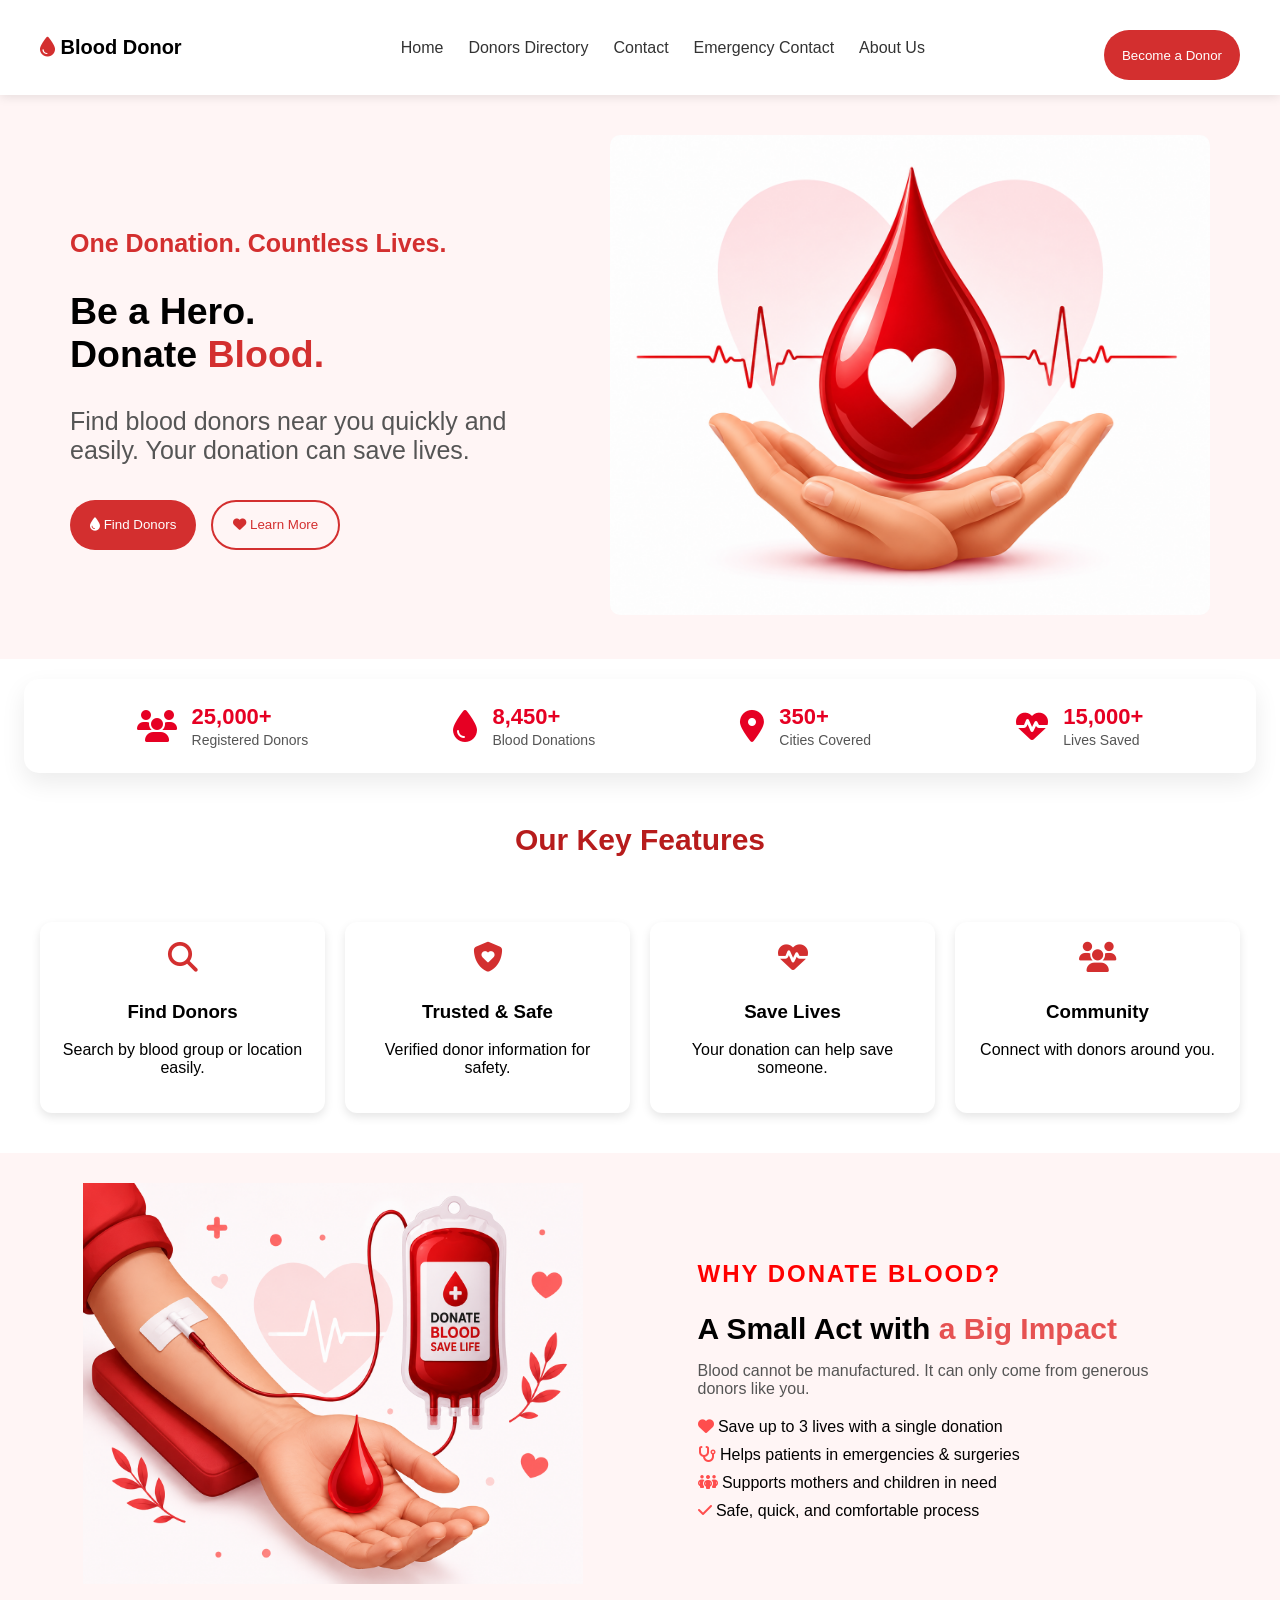
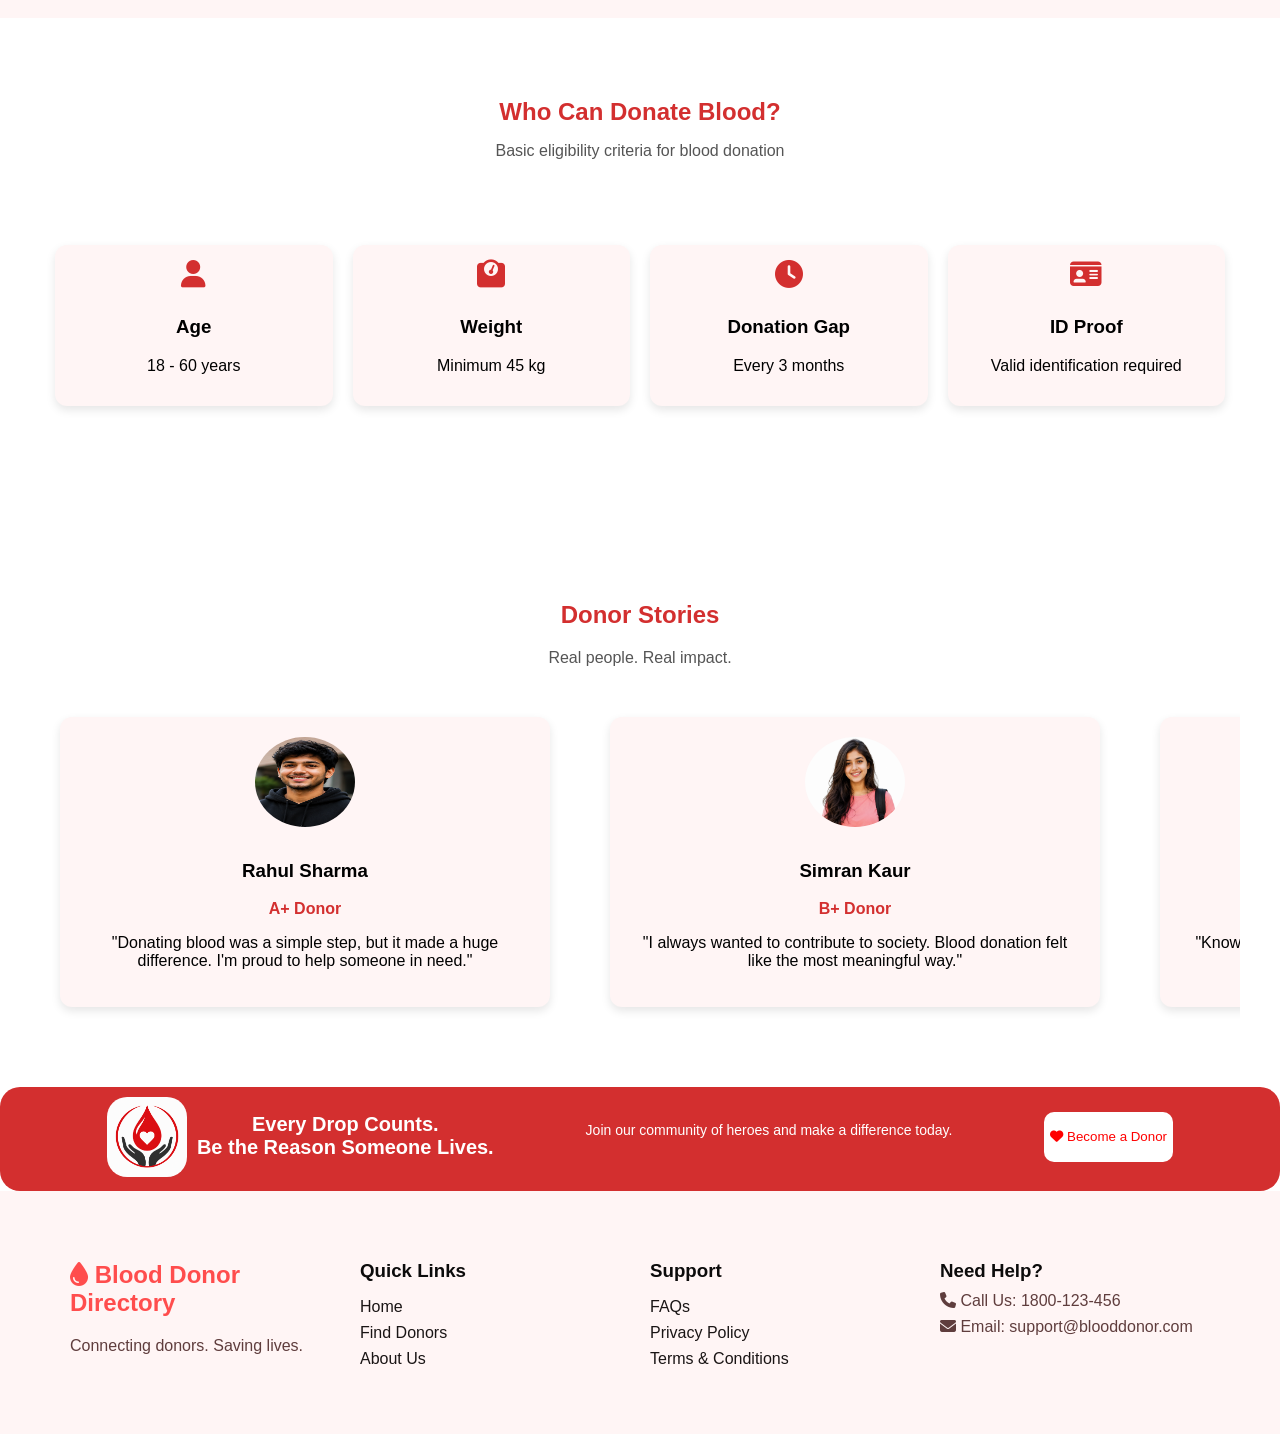
<file: index.html>
<!DOCTYPE html>
<html lang="en">
<head>
    <meta charset="UTF-8">
    <meta name="viewport" content="width=device-width, initial-scale=1.0">
    <title>Blood Donor Directory</title>
    <link rel="stylesheet" href="index.css">
    <link rel="stylesheet" href="https://cdnjs.cloudflare.com/ajax/libs/font-awesome/6.5.0/css/all.min.css">
</head>
<body>
    <header class="navbar">
  <div class="logo">
     <i class="fa-solid fa-droplet"></i>  <span>Blood Donor</span>
  </div>

  <nav>
    <ul class="nav-links">
      <li><a href="index.html">Home</a></li>
      <li><a href="Donor.html">Donors Directory</a></li>
      <li><a href="Contact.html">Contact</a></li>
      <li><a href="Emergency.html">Emergency Contact</a></li>
      <li><a href="About.html">About Us</a></li>
    </ul>
  </nav>

  <a href="Become.html"><button class="btn" >Become a Donor</button></a>
  <div class="menu-toggle" onclick="toggleMenu()" ><i class="fa-solid fa-bars"></i></div>
</header>
<section class="section1">
  <div class="div1">
    <p class="tagline">One Donation. Countless Lives.</p>

    <h1>
      Be a Hero. <br>
      Donate <span class="blood"> Blood.</span>
    </h1>

    <p class="description">
      Find blood donors near you quickly and easily. Your donation can save lives.
    </p>

    <div class="buttons">
        <a href="Donor.html">
      <button class="primary-btn" >
        <i class="fa-solid fa-droplet"></i> Find Donors
      </button></a>
      <a href="About.html" >
      <button class="secondary-btn">
        <i class="fa-solid fa-heart"></i> Learn More
      </button>
      </a>
    </div>
  </div>

  <div class="image1">
    <img src="section1.png" alt="blood">
  </div>
</section>
<section class="section2">

  <div class="register">
    <i class="fa-solid fa-users"></i>
    <div>
      <h2>25,000+</h2>
      <p>Registered Donors</p>
    </div>
  </div>

  <div class="register">
    <i class="fa-solid fa-droplet"></i>
    <div>
      <h2>8,450+</h2>
      <p>Blood Donations</p>
    </div>
  </div>

  <div class="register">
    <i class="fa-solid fa-location-dot"></i>
    <div>
      <h2>350+</h2>
      <p>Cities Covered</p>
    </div>
  </div>

  <div class="register">
    <i class="fa-solid fa-heart-pulse"></i>
    <div>
      <h2>15,000+</h2>
      <p>Lives Saved</p>
    </div>
  </div>

</section>
<section class="section3">
  <h2 class="key">Our Key Features</h2>
  <div class="cards">
  <div class="card">
    <i class="fa-solid fa-magnifying-glass"></i>
    <h3>Find Donors</h3>
    <p>Search by blood group or location easily.</p>
  </div>

  <div class="card">
    <i class="fa-solid fa-shield-heart"></i>
    <h3>Trusted & Safe</h3>
    <p>Verified donor information for safety.</p>
  </div>

  <div class="card">
    <i class="fa-solid fa-heart-pulse"></i>
    <h3>Save Lives</h3>
    <p>Your donation can help save someone.</p>
  </div>

  <div class="card">
    <i class="fa-solid fa-users"></i>
    <h3>Community</h3>
    <p>Connect with donors around you.</p>
  </div>
  </div>
</section>
<section class="section4">
  <div class="image">
    <img src="donate1.png" alt="blood donation">
  </div>
  <div class="content">

    <p class="tag">WHY DONATE BLOOD?</p>

    <h1>
      A Small Act with <span> a Big Impact</span>
    </h1>
    <p class="para">
      Blood cannot be manufactured. It can only come from generous donors like you.
    </p>
    <ul class="points">
      <li><i class="fa-solid fa-heart"></i> Save up to 3 lives with a single donation</li>
      <li><i class="fa-solid fa-stethoscope"></i> Helps patients in emergencies & surgeries</li>
      <li><i class="fa-solid fa-people-group"></i> Supports mothers and children in need</li>
      <li><i class="fa-solid fa-check"></i> Safe, quick, and comfortable process</li>
    </ul>

  </div>

</section>
<section class="eligibility">
  <h2>Who Can Donate Blood?</h2>
  <p class="sub-text">Basic eligibility criteria for blood donation</p>

  <div class="eligibility-container">
    <div class="eligibility-card">
      <i class="fa-solid fa-user"></i>
      <h3>Age</h3>
      <p>18 - 60 years</p>
    </div>

    <div class="eligibility-card">
      <i class="fa-solid fa-weight-scale"></i>
      <h3>Weight</h3>
      <p>Minimum 45 kg</p>
    </div>   
    <div class="eligibility-card">
      <i class="fa-solid fa-clock"></i>
      <h3>Donation Gap</h3>
      <p>Every 3 months</p>
    </div>

    <div class="eligibility-card">
      <i class="fa-solid fa-id-card"></i>
      <h3>ID Proof</h3>
      <p>Valid identification required</p>
    </div>
  </div>
</section>

<section class="stories">
  <h2>Donor Stories</h2>
  <p class="sub-text">Real people. Real impact.</p>

  <div class="carousel">
    <div class="carousel-track">

      <div class="story-card">
        <img src="person3.png">
        <h3>Rahul Sharma</h3>
        <p class="blood">A+ Donor</p>
        <p>"Donating blood was a simple step, but it made a huge difference. I'm proud to help someone in need."</p>
      </div>

      <div class="story-card">
        <img src="person1.png">
        <h3>Simran Kaur</h3>
        <p class="blood">B+ Donor</p>
        <p>"I always wanted to contribute to society. Blood donation felt like the most meaningful way."</p>
      </div>

      <div class="story-card">
        <img src="person5.png">
        <h3>Amit Verma</h3>
        <p class="blood">O+ Donor</p>
        <p>"Knowing that my blood can save lives gives me a sense of purpose.Helping others gives me happiness."</p>
      </div>

      <div class="story-card">
        <img src="person4.png">
        <h3>Neha Singh</h3>
        <p class="blood">AB+ Donor</p>
        <p>"Donating blood is my responsibility.Being a donor means being ready to help when someone needs it the most."</p>
      </div>
      <div class="story-card">
        <img src="person6.png">
        <h3>Rahul Verma</h3>
        <p class="blood">A+ Donor</p>
        <p>"I donated blood and saved a life.It feels great to be part of something that saves lives every day."</p>
      </div>
      <div class="story-card">
        <img src="person2.png">
        <h3>Riya Sharma</h3>
        <p class="blood">B+ Donor</p>
        <p>"Every donation reminds me that we can all make a difference together."</p>
      </div>

    </div>
  </div>
</section>
<section class="section5">
<div class="donor-card">
  <div class="first">
  <div class="image4">
    <img src="blood.png" alt="image">
  </div>

  <h2>
    Every Drop Counts.<br>
    Be the Reason Someone Lives.
  </h2>
</div>
  <p>
    Join our community of heroes and make a difference today.
  </p>
  <a href="Become.html"><button><i class="fa-solid fa-heart"></i> Become a Donor</button></a>  

</div>
</section>

<footer class="footer">
  <div class="footer-col">
    <h2><i class="fa-solid fa-droplet"></i> Blood Donor Directory</h2>
    <p>Connecting donors. Saving lives.</p>
  </div>
  <div class="footer-col">
    <h3>Quick Links</h3>
    <ul>
      <li><a href="index.html">Home</a></li>
      <li><a href="Donor.html">Find Donors</a></li>
      <li><a href="About.html">About Us</a></li>
    </ul>
  </div>
  <div class="footer-col">
    <h3>Support</h3>
    <ul>
      <li><a href="#">FAQs</a></li>
      <li><a href="#">Privacy Policy</a></li>
      <li><a href="#">Terms & Conditions</a></li>
    </ul>
  </div>
  <div class="footer-col">
    <h3>Need Help?</h3>
    <p><i class="fa-solid fa-phone"></i> Call Us: 1800-123-456</p>
    <p><i class="fa-solid fa-envelope"></i> Email: support@blooddonor.com</p>
  </div>
</footer>
<link rel="stylesheet" href="https://cdnjs.cloudflare.com/ajax/libs/font-awesome/6.5.0/css/all.min.css">
   <script src="index.js"></script>
</body>
</html>
</file>
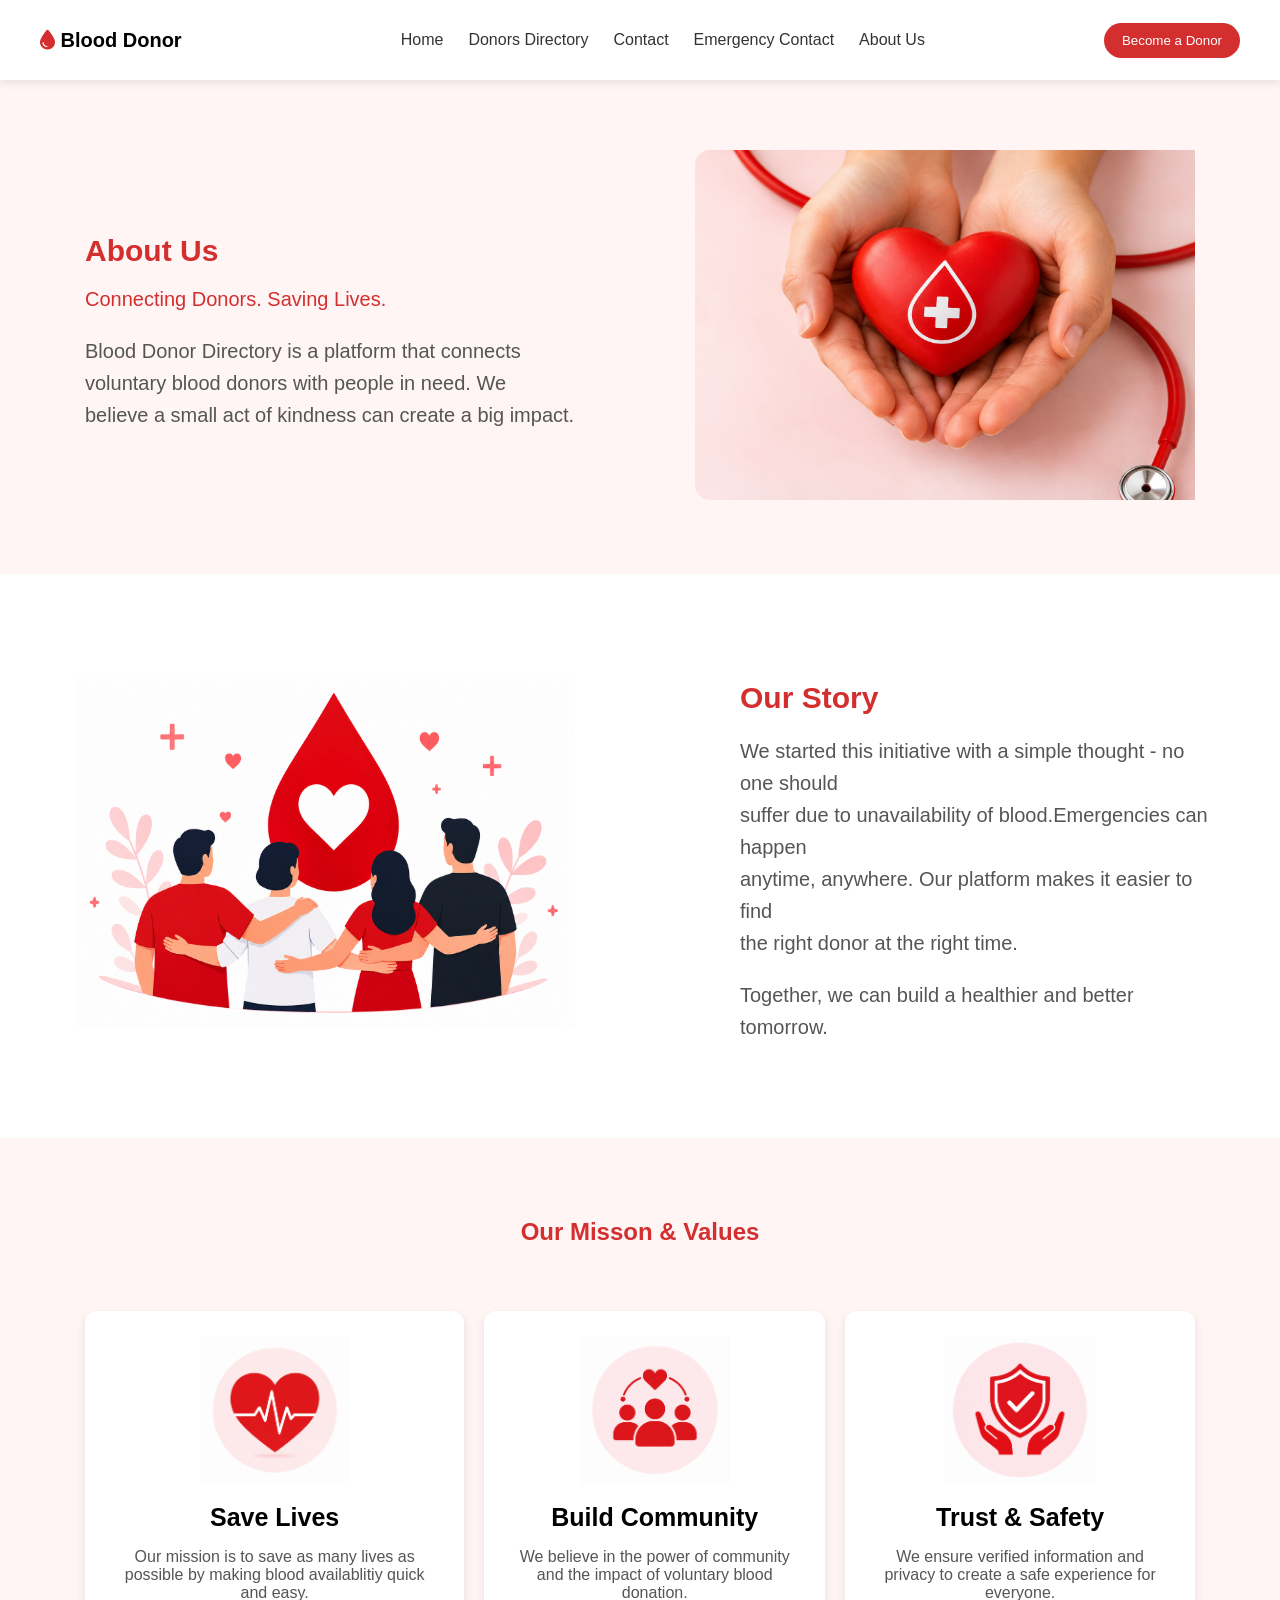
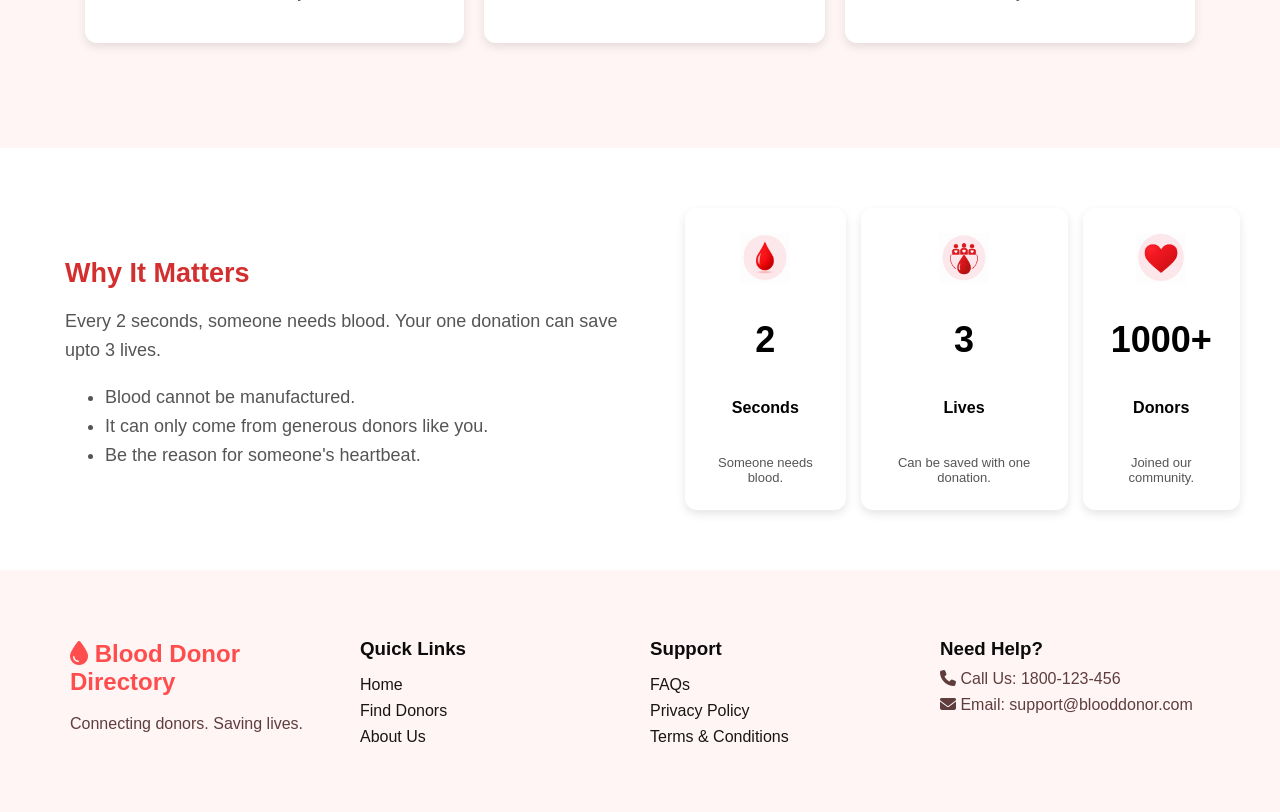
<file: About.html>
<!DOCTYPE html>
<html lang="en">
<head>
    <meta charset="UTF-8">
    <meta name="viewport" content="width=device-width, initial-scale=1.0">
    <title>About Us</title>
    <link rel="stylesheet" href="About.css">
    <link rel="stylesheet" href="https://cdnjs.cloudflare.com/ajax/libs/font-awesome/6.5.0/css/all.min.css">
</head>
<body>
    <header class="navbar">
  <div class="logo">
     <i class="fa-solid fa-droplet"></i>  <span>Blood Donor</span>
  </div>

  <nav>
    <ul class="nav-links">
      <li><a href="index.html">Home</a></li>
      <li><a href="Donor.html">Donors Directory</a></li>
      <li><a href="Contact.html">Contact</a></li>
      <li><a href="Emergency.html">Emergency Contact</a></li>
      <li><a href="About.html">About Us</a></li>
    </ul>
  </nav>
  <a href="Become.html"><button class="btn" >Become a Donor</button></a>
  <div class="menu-toggle" onclick="toggleMenu()"><i class="fa-solid fa-bars"></i></div>
</header>
<section class="section1">
    <div class="div1">
        <div class="first">
            <h2>About <span style="color: #d32f2f;">Us</span></h2>
            <p style="color: #d32f2f;">Connecting Donors. Saving Lives.</p>
            <p>Blood Donor Directory is a platform that connects <br> voluntary blood donors with people in need. We <br>believe a small act of kindness can create a big impact.</p>
        </div>
        <div class="image1">
            <img src="about1.png" alt="Blood">

        </div>
    </div>
</section>
<section class="section2">
    <div class="div2">
    <div class="image2">
            <img src="about.png" alt="Blood">

        </div>
    
        <div class="second">
            <h2>Our Story</h2>
            <p>We started this initiative with a simple thought - no one should <br>suffer due to unavailability of blood.Emergencies can happen<br> anytime, anywhere. Our platform makes it easier to find<br> the right donor at the right time.</p>
        <p>Together, we can build a healthier and better tomorrow.</p>
        </div>
        
    </div>
</section>
<section class="section3">
    <h2 style="text-align: center; color: #d32f2f;">Our Misson & Values</h2>
    <div class="cards">
        <div class="card">
            <img src="card1.png" alt="Card">
          <h6>Save Lives</h6>
          <p>Our mission is to save as many lives as possible by making blood availablitiy quick and easy.</p>  
        </div>
        <div class="card">
            <img src="card2.png" alt="Card">
          <h6>Build Community</h6>
          <p>We believe in the power of community and the impact of voluntary blood donation.</p>  
        </div>
        <div class="card">
            <img src="card3.png" alt="Card">
          <h6>Trust & Safety</h6>
          <p>We ensure verified information and privacy to create a safe experience for everyone.</p>  
        </div>
    </div>
</section>

<section class="section4">
  <div class="container">
    <div class="text">
      <h2>Why It Matters</h2>
            <p>Every 2 seconds, someone needs blood. Your one donation can save upto 3 lives.</p>
            <ul>
                <li>Blood cannot be manufactured.</li>
                <li>It can only come from generous donors like you.</li>
                <li>Be the reason for someone's heartbeat.</li>
            </ul>
    </div>
    <div class="cards4">
      <div class="card4">
        <img src="section4.1.png" alt="Blood">
            <h2>2</h2>
            <h6>Seconds</h6>
            <p>Someone needs blood.</p>
      </div>
      <div class="card4">
         <img src="section4.2.png" alt="Blood">
            <h2>3</h2>
            <h6>Lives</h6>
            <p>Can be saved with one donation.</p>
      </div>

      <div class="card4">
      <img src="section4.3.png" alt="Blood">
            <h2>1000+</h2>
            <h6>Donors</h6>
            <p>Joined our community.</p>
      </div>

    </div>

  </div>
</section>



<footer class="footer">
  <div class="footer-col">
    <h2><i class="fa-solid fa-droplet"></i> Blood Donor Directory</h2>
    <p>Connecting donors. Saving lives.</p>
  </div>
  <div class="footer-col">
    <h3>Quick Links</h3>
    <ul>
      <li><a href="index.html">Home</a></li>
      <li><a href="Donor.html">Find Donors</a></li>
      <li><a href="About.html">About Us</a></li>
    </ul>
  </div>
  <div class="footer-col">
    <h3>Support</h3>
    <ul>
      <li><a href="#">FAQs</a></li>
      <li><a href="#">Privacy Policy</a></li>
      <li><a href="#">Terms & Conditions</a></li>
    </ul>
  </div>
  <div class="footer-col">
    <h3>Need Help?</h3>
    <p><i class="fa-solid fa-phone"></i> Call Us: 1800-123-456</p>
    <p><i class="fa-solid fa-envelope"></i> Email: support@blooddonor.com</p>
  </div>
</footer>

<script src="index.js"></script>
</body>
</html>
</file>
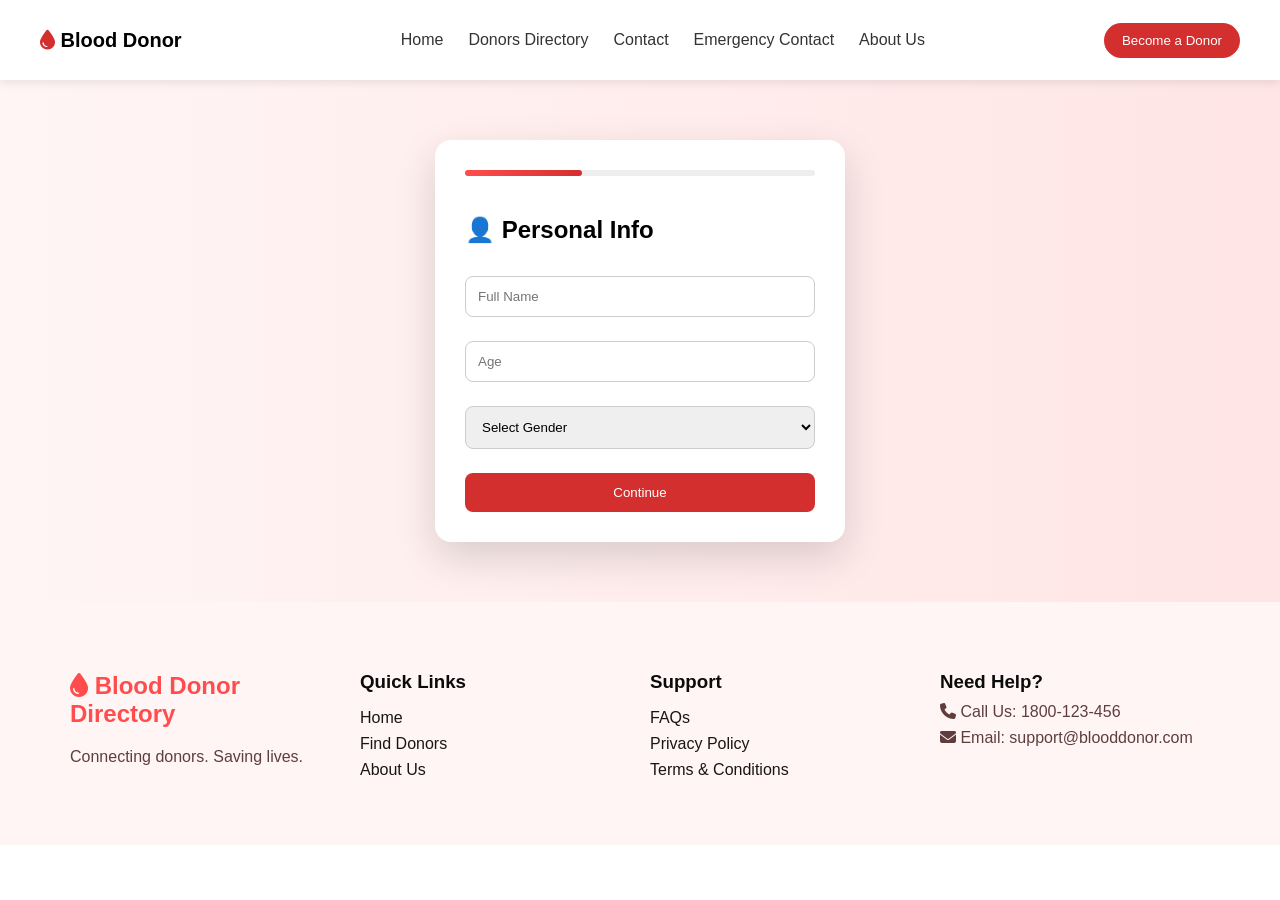
<file: Become.html>
<!doctype html>
<html lang="en">
  <head>
    <meta charset="UTF-8" />
    <meta name="viewport" content="width=device-width, initial-scale=1.0" />
    <title>Emergency Contact</title>
    <link rel="stylesheet" href="Become.css" />
    <link
      rel="stylesheet"
      href="https://cdnjs.cloudflare.com/ajax/libs/font-awesome/6.5.0/css/all.min.css"
    />
  </head>
  <body>
    <header class="navbar">
      <div class="logo">
        <i class="fa-solid fa-droplet"></i> <span>Blood Donor</span>
      </div>

      <nav>
        <ul class="nav-links">
          <li><a href="index.html">Home</a></li>
          <li><a href="Donor.html">Donors Directory</a></li>
          <li><a href="Contact.html">Contact</a></li>
          <li><a href="Emergency.html">Emergency Contact</a></li>
          <li><a href="About.html">About Us</a></li>
        </ul>
      </nav>
      <a href="Become.html"><button class="btn" >Become a Donor</button></a>
      <div class="menu-toggle" onclick="toggleMenu()">
        <i class="fa-solid fa-bars"></i>
      </div>
    </header>
<section class="section1">

  <div class="form-container">

    <div class="progress-bar">
      <div class="progress" id="progress"></div>
    </div>

    <form id="form">
      <div class="step active">
        <h2>👤 Personal Info</h2>

        <input type="text" id="name" placeholder="Full Name">
        <small class="error"></small>

        <input type="number" id="age" placeholder="Age">
        <small class="error"></small>

        <select id="gender">
          <option value="">Select Gender</option>
          <option>Male</option>
          <option>Female</option>
        </select>
        <small class="error"></small>

        <button type="button" onclick="nextStep()">Continue</button>
      </div>
      <div class="step">
        <h2>🩸 Blood Info</h2>

        <select id="blood">
          <option value="">Select Blood Group</option>
          <option>A+</option>
          <option>B+</option>
          <option>O+</option>
          <option>AB+</option>
          <option>A-</option>
          <option>B-</option>
          <option>O-</option>
          <option>AB-</option>
        </select>
        <small class="error"></small>

        <input type="text" id="city" placeholder="City">
        <small class="error"></small>

        <button type="button" onclick="prevStep()">Back</button>
        <button type="button" onclick="nextStep()">Continue</button>
      </div>
      <div class="step">
        <h2>📞 Contact Info</h2>

        <input type="tel" id="phone" placeholder="Phone Number">
        <small class="error"></small>

        <select id="availability">
          <option value="">Availability</option>
          <option>Available</option>
          <option>Busy</option>
        </select>
        <small class="error"></small>

        <input type="date" id="lastDonate">
        <small class="error"></small>

        <button type="button" onclick="prevStep()">Back</button>
        <button type="submit">Submit</button>
      </div>

    </form>
    <div class="success" id="success">
      <h2>🎉 Thank You!</h2>
      <p>You are now a registered donor ❤️</p>
    </div>

  </div>

</section>
    <footer class="footer">
      <div class="footer-col">
        <h2><i class="fa-solid fa-droplet"></i> Blood Donor Directory</h2>
        <p>Connecting donors. Saving lives.</p>
      </div>
      <div class="footer-col">
        <h3>Quick Links</h3>
        <ul>
          <li><a href="index.html">Home</a></li>
          <li><a href="Donor.html">Find Donors</a></li>
          <li><a href="About.html">About Us</a></li>
        </ul>
      </div>
      <div class="footer-col">
        <h3>Support</h3>
        <ul>
          <li><a href="#">FAQs</a></li>
          <li><a href="#">Privacy Policy</a></li>
          <li><a href="#">Terms & Conditions</a></li>
        </ul>
      </div>
      <div class="footer-col">
        <h3>Need Help?</h3>
        <p><i class="fa-solid fa-phone"></i> Call Us: 1800-123-456</p>
        <p>
          <i class="fa-solid fa-envelope"></i> Email: support@blooddonor.com
        </p>
      </div>
    </footer>
    <script src="Become.js"></script>
  </body>
</html>
</file>
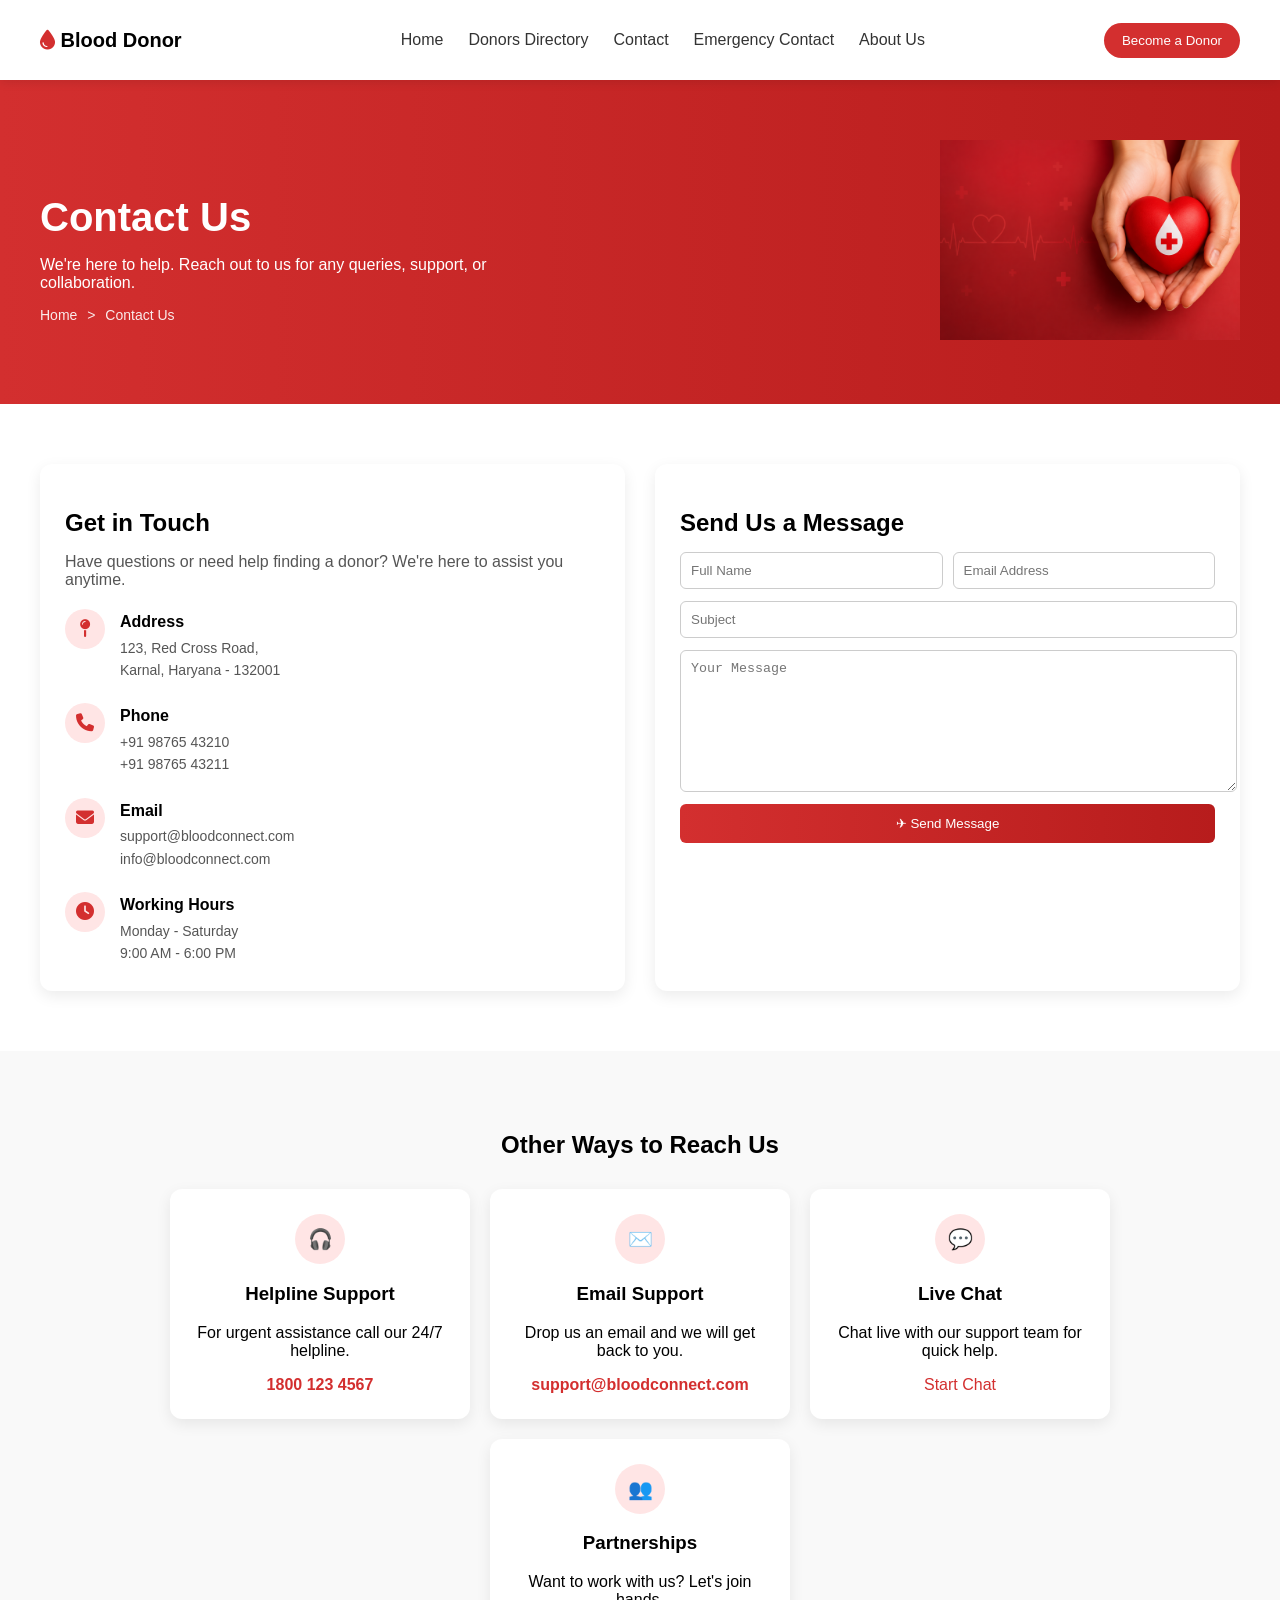
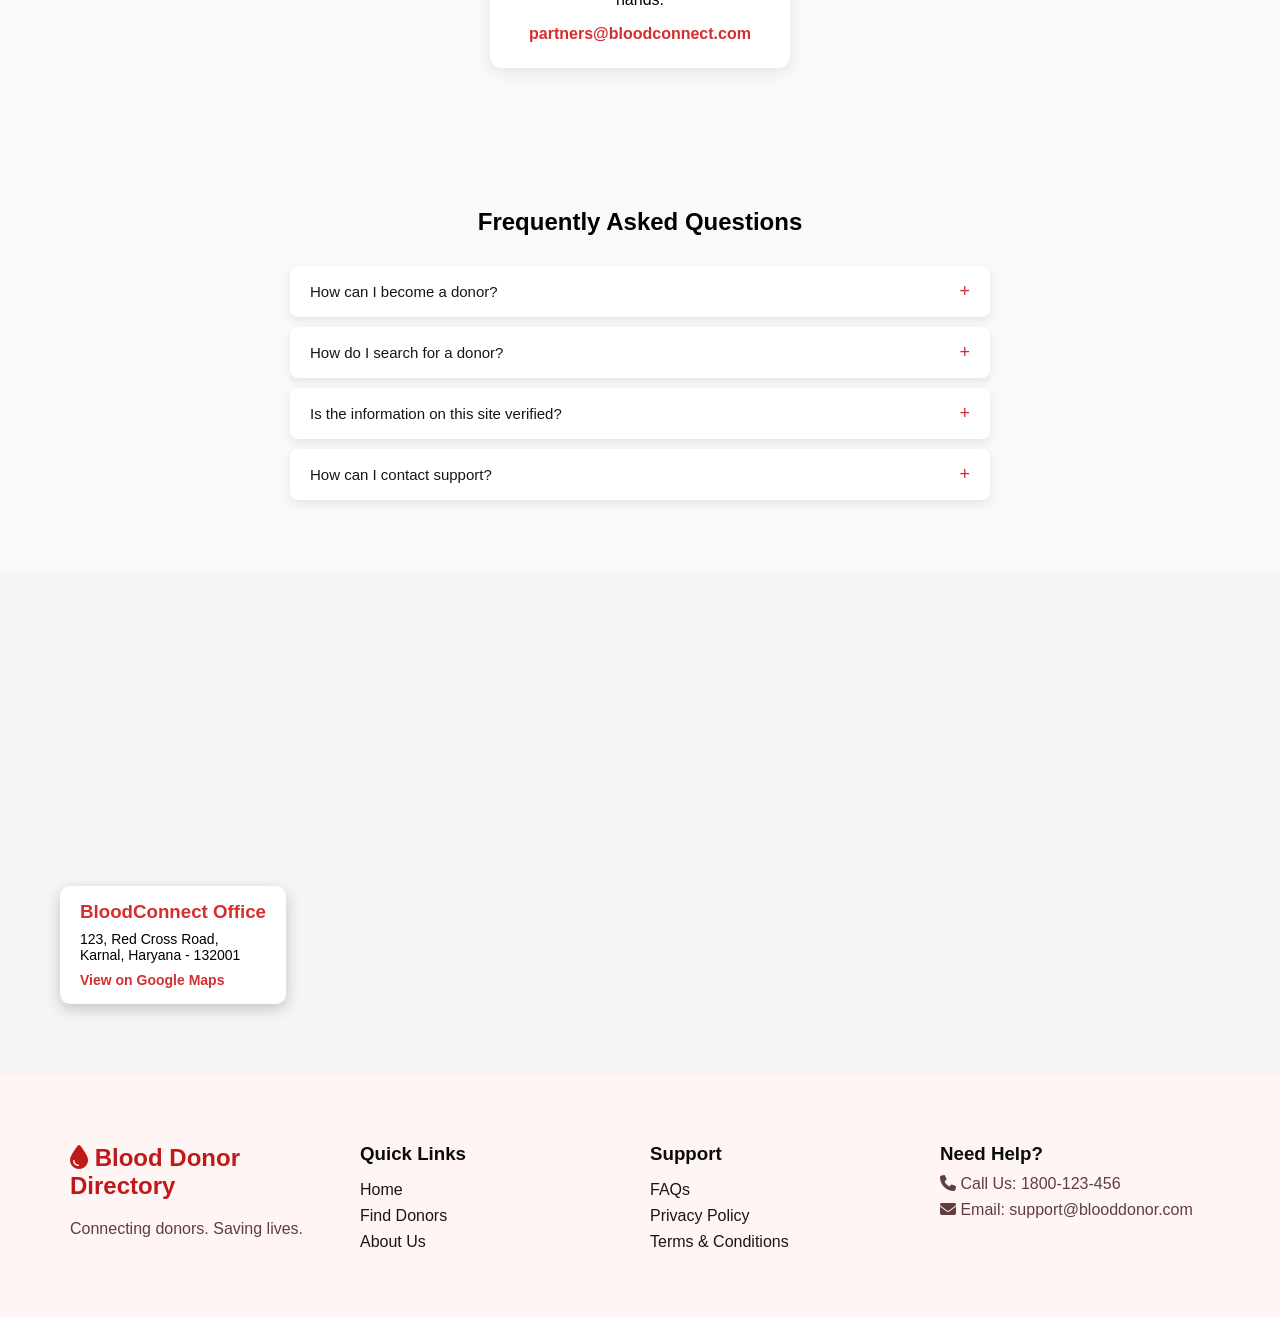
<file: Contact.html>
<!DOCTYPE html>
<html lang="en">
<head>
    <meta charset="UTF-8">
    <meta name="viewport" content="width=device-width, initial-scale=1.0">
    <title>Contact</title>
    <link rel="stylesheet" href="Contact.css">
    <link rel="stylesheet" href="https://cdnjs.cloudflare.com/ajax/libs/font-awesome/6.5.0/css/all.min.css">
</head>
<body>
    <header class="navbar">
  <div class="logo">
     <i class="fa-solid fa-droplet"></i>  <span>Blood Donor</span>
  </div>

  <nav>
    <ul class="nav-links">
      <li><a href="index.html">Home</a></li>
      <li><a href="Donor.html">Donors Directory</a></li>
      <li><a href="Contact.html">Contact</a></li>
      <li><a href="Emergency.html">Emergency Contact</a></li>
      <li><a href="About.html">About Us</a></li>
    </ul>
  </nav>
  <a href="Become.html"><button class="btn" >Become a Donor</button></a>
  <div class="menu-toggle" onclick="toggleMenu()"><i class="fa-solid fa-bars"></i></div>
</header>

<section class="section1">

  <div class="container1">
    <div class="text">
      <h1>Contact Us</h1>
      <p>
        We're here to help. Reach out to us for any queries, 
        support, or collaboration.
      </p>

      <div class="text2">
        Home <span>></span> Contact Us
      </div>
    </div>
    <div class="image1">
      <img src="contact.png" alt="contact image">
    </div>

  </div>

</section>

<section class="section2">

  <div class="container2">

    <div class="left">
      <h2>Get in Touch</h2>
      <p>Have questions or need help finding a donor? We're here to assist you anytime.</p>

      <div class="contact-item">
        <span class="icon"><i class="fa-solid fa-map-pin"></i></span>
        <div>
          <h4>Address</h4>
          <p>123, Red Cross Road,<br>Karnal, Haryana - 132001</p>
        </div>
      </div>
      <div class="contact-item">
        <span class="icon"><i class="fa-solid fa-phone"></i></span>
        <div>
          <h4>Phone</h4>
          <p>+91 98765 43210<br>+91 98765 43211</p>
        </div>
      </div>
      <div class="contact-item">
        <span class="icon"><i class="fa-solid fa-envelope"></i></span>
        <div>
          <h4>Email</h4>
          <p>support@bloodconnect.com<br>info@bloodconnect.com</p>
        </div>
      </div>
      <div class="contact-item">
        <span class="icon"><i class="fa-solid fa-clock"></i></span>
        <div>
          <h4>Working Hours</h4>
          <p>Monday - Saturday<br>9:00 AM - 6:00 PM</p>
        </div>
      </div>

    </div>

    <div class="right">

      <h2>Send Us a Message</h2>

      <form>
        <div class="row">
          <input type="text" placeholder="Full Name">
          <input type="email" placeholder="Email Address">
        </div>

        <input type="text" placeholder="Subject">

        <textarea placeholder="Your Message"></textarea>

        <button type="submit">✈ Send Message</button>
      </form>

    </div>

  </div>

</section>


<section class="section3">

  <h2>Other Ways to Reach Us</h2>

  <div class="container3">

    <div class="card3">
      <div class="icons">🎧</div>
      <h3>Helpline Support</h3>
      <p>For urgent assistance call our 24/7 helpline.</p>
      <span class="highlight">1800 123 4567</span>
    </div>

    <div class="card3">
      <div class="icons">✉️</div>
      <h3>Email Support</h3>
      <p>Drop us an email and we will get back to you.</p>
      <span class="highlight">support@bloodconnect.com</span>
    </div>

    <div class="card3">
      <div class="icons">💬</div>
      <h3>Live Chat</h3>
      <p>Chat live with our support team for quick help.</p>
      <span class="link">Start Chat</span>
    </div>

    <div class="card3">
      <div class="icons">👥</div>
      <h3>Partnerships</h3>
      <p>Want to work with us? Let's join hands.</p>
      <span class="highlight">partners@bloodconnect.com</span>
    </div>

  </div>

</section>


<section class="section5">

  <h2>Frequently Asked Questions</h2>

  <div class="container5">
    <!-- <div class="image2">
      <img src="/Images/contact1.png" alt="Contact">
    </div> -->
    <div class="faq-item">
      <button class="faq-question">
        How can I become a donor?
        <span>+</span>
      </button>
      <div class="faq-answer">
        <p>You can register as a donor by filling out the donor form on our website.</p>
      </div>
    </div>

    <div class="faq-item">
      <button class="faq-question">
        How do I search for a donor?
        <span>+</span>
      </button>
      <div class="faq-answer">
        <p>Use the search page to filter donors based on blood group and location.</p>
      </div>
    </div>

    <div class="faq-item">
      <button class="faq-question">
        Is the information on this site verified?
        <span>+</span>
      </button>
      <div class="faq-answer">
        <p>Yes, we verify donor information before listing them on the platform.</p>
      </div>
    </div>

    <div class="faq-item">
      <button class="faq-question">
        How can I contact support?
        <span>+</span>
      </button>
      <div class="faq-answer">
        <p>You can contact us via phone, email, or live chat available on the contact page.</p>
      </div>
    </div>

  </div>

</section>


<section class="section4">

  <div class="container4">

    <iframe 
      src="https://maps.google.com/maps?q=Karnal%20Haryana&t=&z=13&ie=UTF8&iwloc=&output=embed"
      frameborder="0"
      allowfullscreen>
    </iframe>

    <div class="card4">
      <h3>BloodConnect Office</h3>
      <p>123, Red Cross Road,<br>Karnal, Haryana - 132001</p>
      <a href="https://www.google.com/maps" target="_blank">
        View on Google Maps
      </a>
    </div>

  </div>

</section>

<footer class="footer">
      <div class="footer-col">
        <h2><i class="fa-solid fa-droplet"></i> Blood Donor Directory</h2>
        <p>Connecting donors. Saving lives.</p>
      </div>
      <div class="footer-col">
        <h3>Quick Links</h3>
        <ul>
          <li><a href="index.html">Home</a></li>
          <li><a href="Donor.html">Find Donors</a></li>
          <li><a href="About.html">About Us</a></li>
        </ul>
      </div>
      <div class="footer-col">
        <h3>Support</h3>
        <ul>
          <li><a href="#">FAQs</a></li>
          <li><a href="#">Privacy Policy</a></li>
          <li><a href="#">Terms & Conditions</a></li>
        </ul>
      </div>
      <div class="footer-col">
        <h3>Need Help?</h3>
        <p><i class="fa-solid fa-phone"></i> Call Us: 1800-123-456</p>
        <p>
          <i class="fa-solid fa-envelope"></i> Email: support@blooddonor.com
        </p>
      </div>
    </footer>


    <script src="Contact.js"></script>
</body>
</html>
</file>
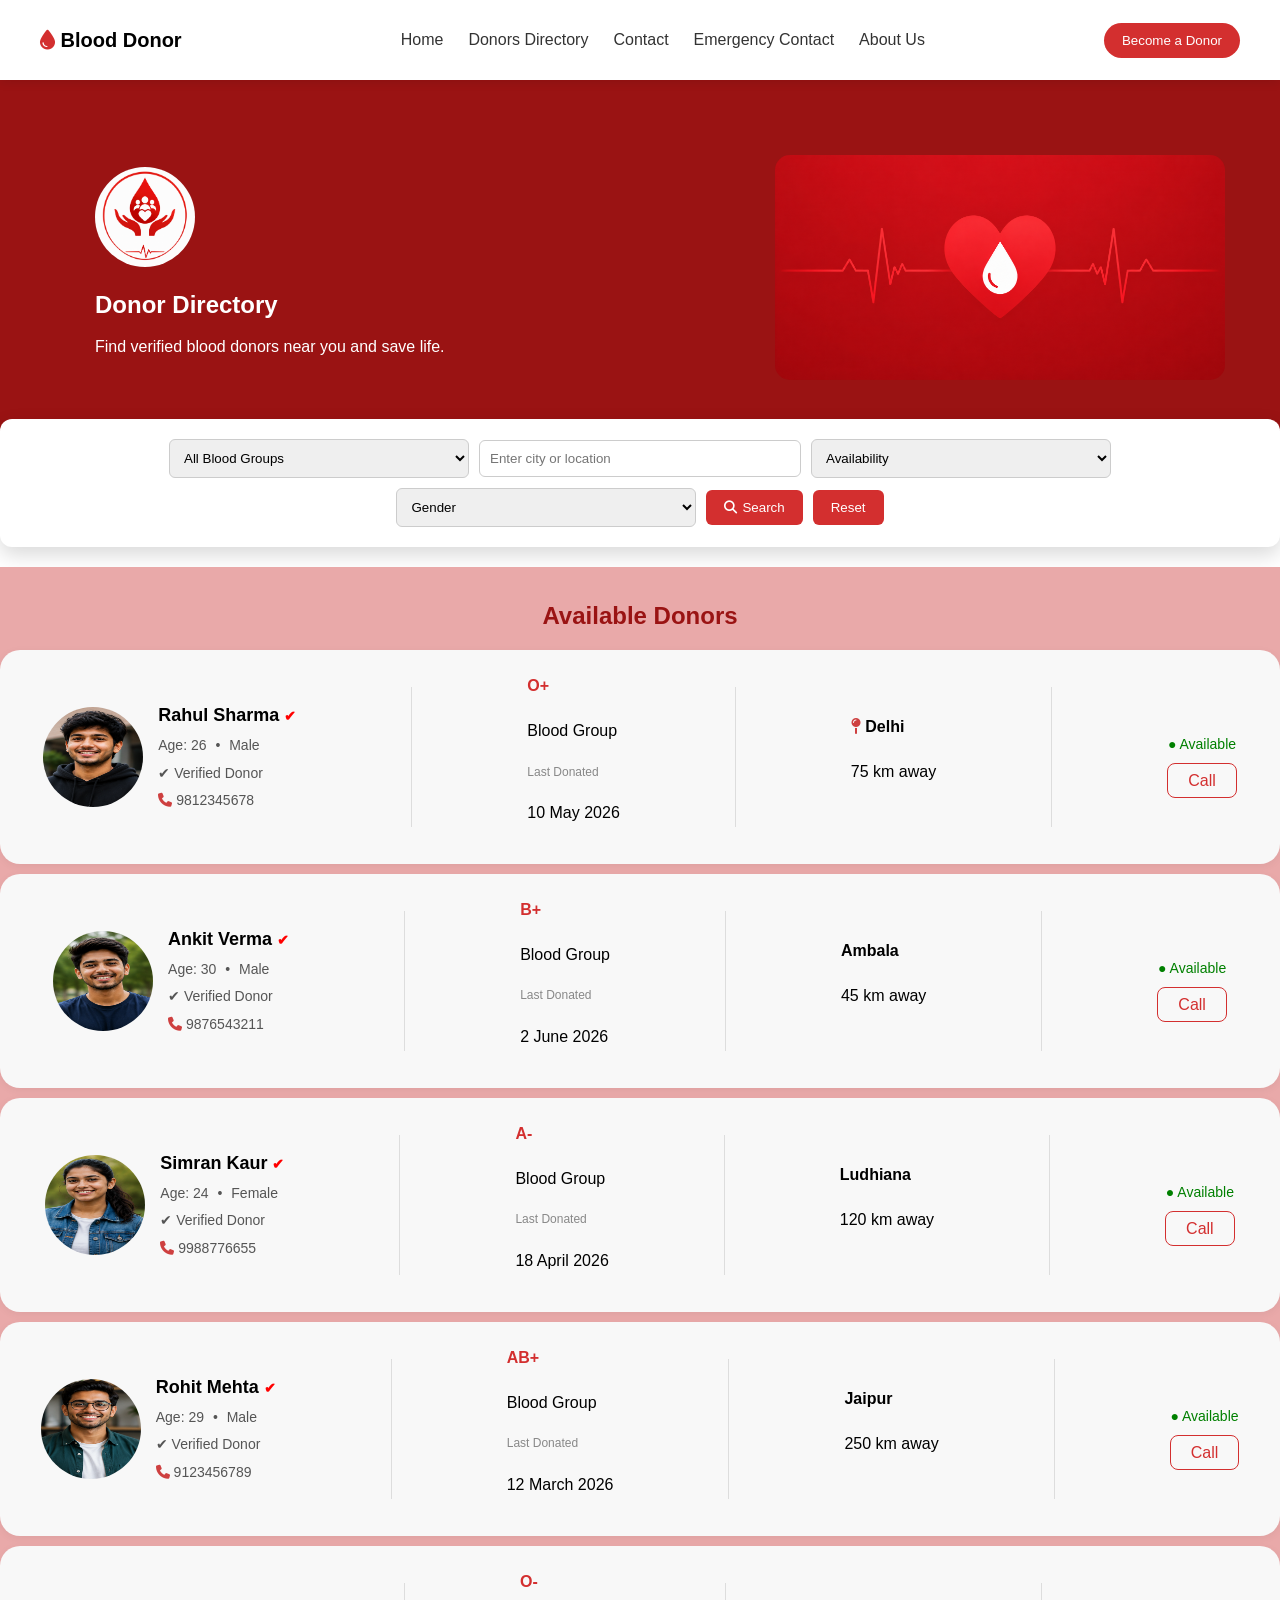
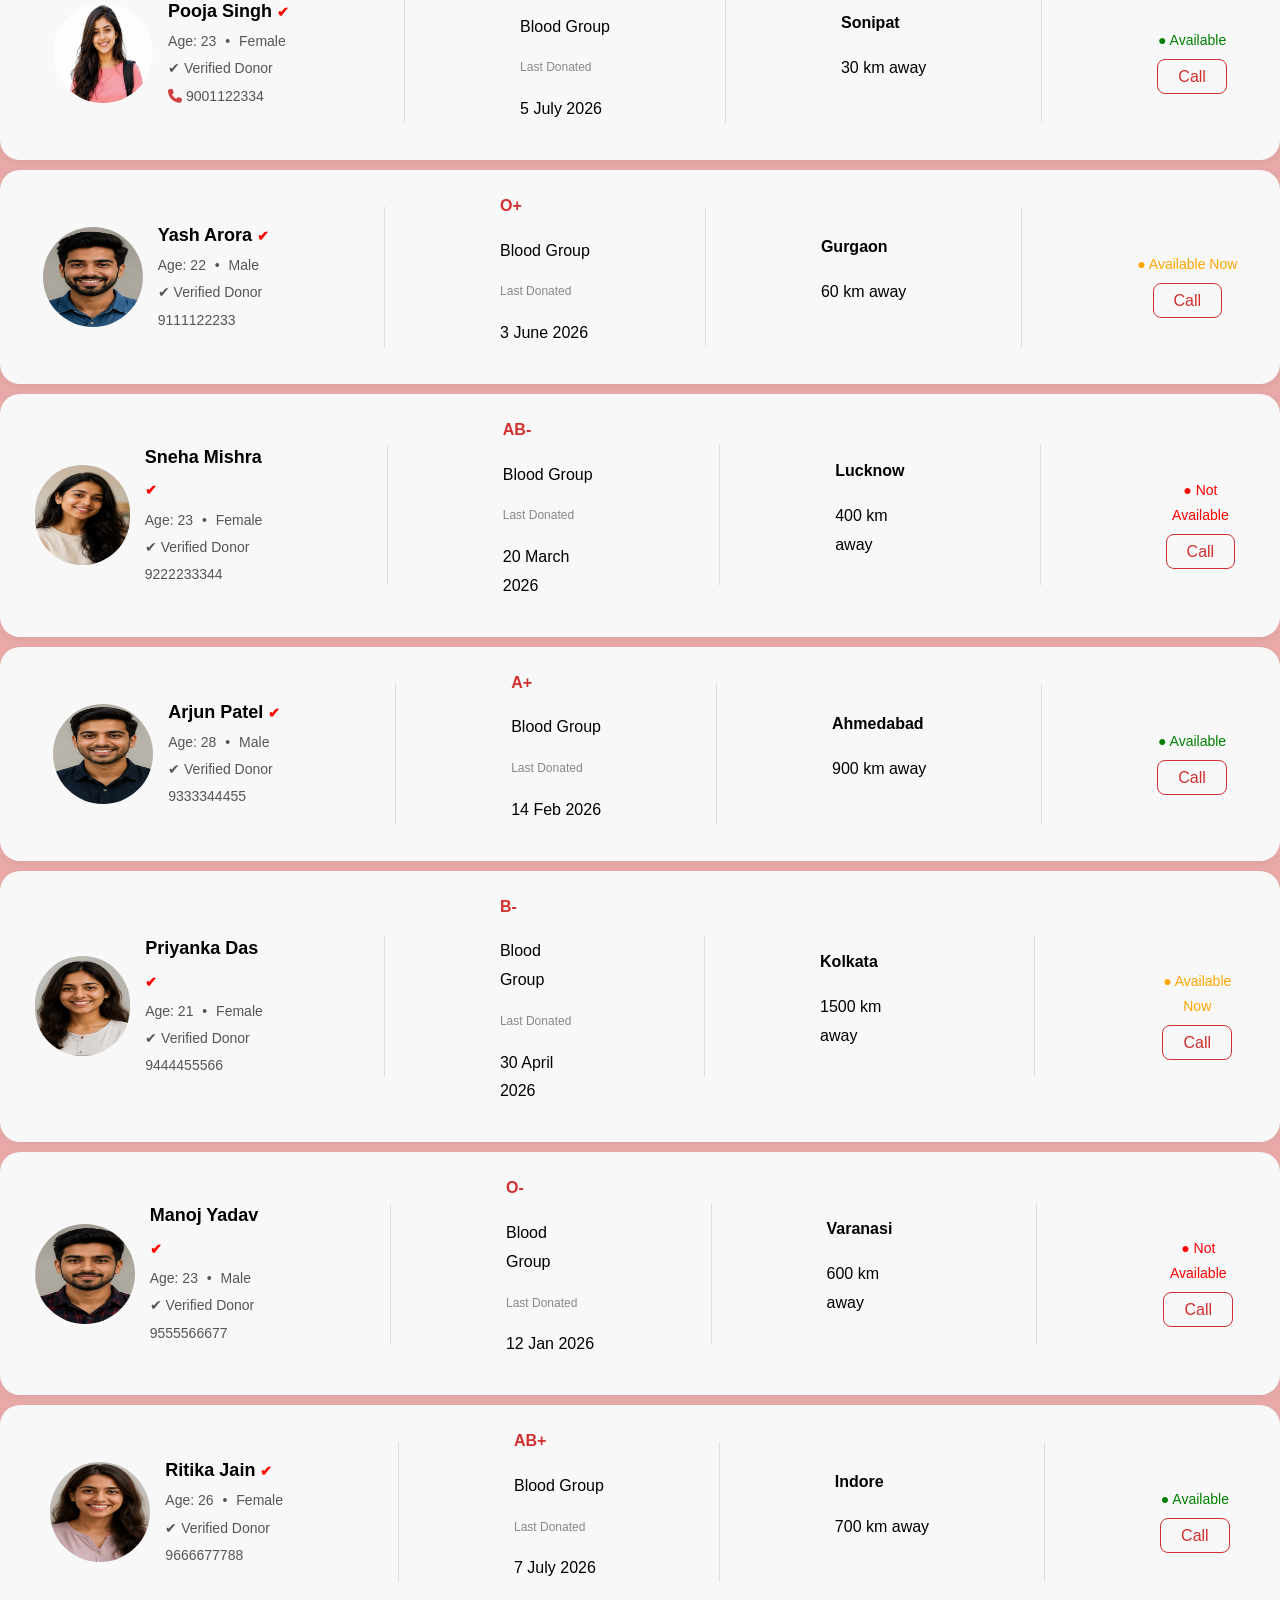
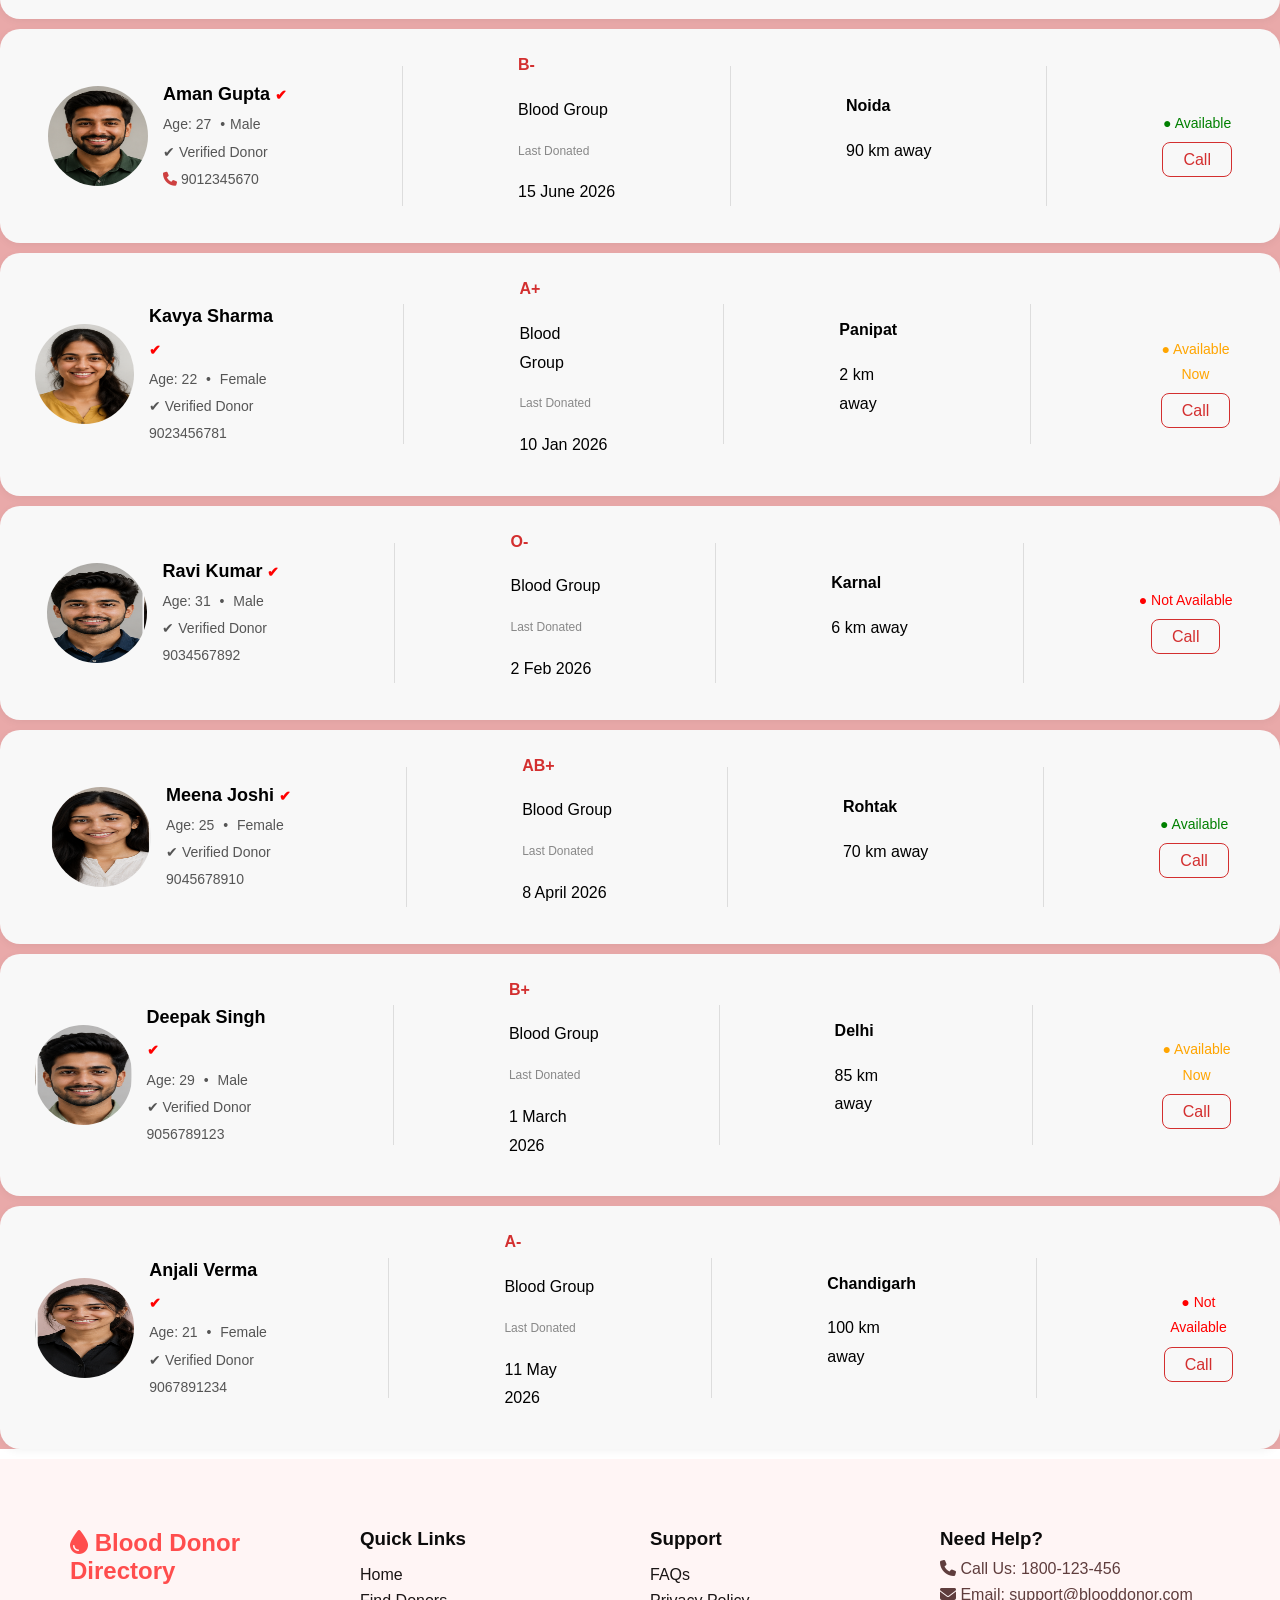
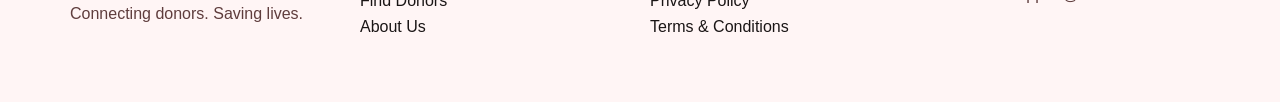
<file: Donor.html>
<!DOCTYPE html>
<html lang="en">

<head>
    <meta charset="UTF-8">
    <meta name="viewport" content="width=device-width, initial-scale=1.0">
    <title>Donor Directory</title>
    <link rel="stylesheet" href="Donor.css">
    <link rel="stylesheet" href="https://cdnjs.cloudflare.com/ajax/libs/font-awesome/6.5.0/css/all.min.css">
</head>

<body>
    <header class="navbar">
        <div class="logo">
            <i class="fa-solid fa-droplet"></i> <span>Blood Donor</span>
        </div>

        <nav>
            <ul class="nav-links">
                <li><a href="index.html">Home</a></li>
                <li><a href="Donor.html">Donors Directory</a></li>
                <li><a href="Contact.html">Contact</a></li>
                <li><a href="Emergency.html">Emergency Contact</a></li>
                <li><a href="About.html">About Us</a></li>
            </ul>
        </nav>
        <a href="Become.html"><button class="btn" >Become a Donor</button></a>
        <div class="menu-toggle" onclick="toggleMenu()">
            <i class="fa-solid fa-bars"></i>
        </div>
    </header>
    <section class="section1">
        <div class="container1">
            <div class="text1">
                <img src="donor1.png" alt="Donor">
                <h2>Donor Directory</h2>
                <p>Find verified blood donors near you and save life.</p>
            </div>
            <div class="image1">
                <img src="donor2.png" alt="Donor">
            </div>
        </div>
    </section>
    <section>
        <div class="section2">

  <select id="bloodGroup">
    <option>All Blood Groups</option>
    <option>O+</option>
    <option>O-</option>
    <option>A+</option>
    <option>A-</option>
    <option>B+</option>
    <option>B-</option>
    <option>AB+</option>
    <option>AB-</option>
        
  </select>

  <input type="text" id="location" placeholder="Enter city or location">

  <select id="availability">
  <option>Availability</option>
  <option>Available</option>
  <option>Available Now</option>
  <option>Not Available</option>
</select>

  <select id="gender">
    <option>Gender</option>
    <option>Male</option>
    <option>Female</option>
  </select>

  <button onclick="filterDonors()">
    <i class="fa-solid fa-magnifying-glass"></i> Search
  </button>
  <button onclick="resetFilters()" class="reset-btn">
  Reset
</button>
</div>
    </section>


    <section class="section3">
        <h2>Available Donors</h2>
        
        <div class="container2">
  <div class="profile">
    <img src="person3.png">
    <div class="info">
      <h3>Rahul Sharma <span class="verified">✔</span></h3>
      <p>Age: 26 <span class="dot">•</span><span class="gender"> Male</span></p>
      <p class="verified-text">✔ Verified Donor</p>
      <p class="phone"><i class="fa-solid fa-phone"></i> 9812345678</p>
    </div>
  </div>
  <div class="divider"></div>
  <div class="info-block">
    <h3 class="blood"> O+</h3>
    <p>Blood Group</p>
    <p class="sub">Last Donated</p>
    <p>10 May 2026</p>
  </div>
  <div class="divider"></div>
  <div class="info-block">
    <h3 class="city"><i class="fa-solid fa-map-pin"></i> Delhi</h3>
    <p>75 km away</p>
  </div>
  <div class="divider"></div>
  <div class="action">
    <p class="status">● Available</p>
    <a href="tel:9812345678" class="call-btn">Call</a>
  </div>
</div>

<div class="container2">
  <div class="profile">
    <img src="person5.png">
    <div class="info">
      <h3>Ankit Verma <span class="verified">✔</span></h3>
      <p>Age: 30 <span class="dot">•</span><span  class="gender"> Male</span></p>
      <p class="verified-text">✔ Verified Donor</p>
      <p class="phone"><i class="fa-solid fa-phone"></i> 9876543211</p>
    </div>
  </div>
  <div class="divider"></div>
  <div class="info-block">
    <h3 class="blood">B+</h3>
    <p>Blood Group</p>
    <p class="sub">Last Donated</p>
    <p>2 June 2026</p>
  </div>
  <div class="divider"></div>
  <div class="info-block">
    <h3 class="city">Ambala</h3>
    <p>45 km away</p>
  </div>
  <div class="divider"></div>
  <div class="action">
    <p class="status">● Available</p>
    <a href="tel:9876543211" class="call-btn">Call</a>
  </div>
</div>

<div class="container2">
  <div class="profile">
    <img src="person4.png">
    <div class="info">
      <h3>Simran Kaur <span class="verified">✔</span></h3>
      <p>Age: 24 <span class="dot">•</span><span class="gender"> Female</span></p>
      <p class="verified-text">✔ Verified Donor</p>
      <p class="phone"><i class="fa-solid fa-phone"></i> 9988776655</p>
    </div>
  </div>
  <div class="divider"></div>
  <div class="info-block">
    <h3 class="blood">A-</h3>
    <p>Blood Group</p>
    <p class="sub">Last Donated</p>
    <p>18 April 2026</p>
  </div>
  <div class="divider"></div>
  <div class="info-block">
    <h3 class="city">Ludhiana</h3>
    <p>120 km away</p>
  </div>
  <div class="divider"></div>
  <div class="action">
    <p class="status">● Available</p>
    <a href="tel:9988776655" class="call-btn">Call</a>
  </div>
</div>

<div class="container2">
  <div class="profile">
    <img src="person6.png">
    <div class="info">
      <h3>Rohit Mehta <span class="verified">✔</span></h3>
      <p>Age: 29 <span class="dot">•</span><span class="gender"> Male</span></p>
      <p class="verified-text">✔ Verified Donor</p>
      <p class="phone"><i class="fa-solid fa-phone"></i> 9123456789</p>
    </div>
  </div>
  <div class="divider"></div>
  <div class="info-block">
    <h3 class="blood">AB+</h3>
    <p>Blood Group</p>
    <p class="sub">Last Donated</p>
    <p>12 March 2026</p>
  </div>
  <div class="divider"></div>
  <div class="info-block">
    <h3 class="city">Jaipur</h3>
    <p>250 km away</p>
  </div>
  <div class="divider"></div>
  <div class="action">
    <p class="status">● Available</p>
    <a href="tel:9123456789" class="call-btn">Call</a>
  </div>
</div>

<div class="container2">
  <div class="profile">
    <img src="person1.png">
    <div class="info">
      <h3>Pooja Singh <span class="verified">✔</span></h3>
      <p>Age: 23 <span class="dot">•</span><span class="gender"> Female</span></p>
      <p class="verified-text">✔ Verified Donor</p>
      <p class="phone"><i class="fa-solid fa-phone"></i> 9001122334</p>
    </div>
  </div>
  <div class="divider"></div>
  <div class="info-block">
    <h3 class="blood">O-</h3>
    <p>Blood Group</p>
    <p class="sub">Last Donated</p>
    <p>5 July 2026</p>
  </div>
  <div class="divider"></div>
  <div class="info-block">
    <h3 class="city">Sonipat</h3>
    <p>30 km away</p>
  </div>
  <div class="divider"></div>
  <div class="action">
    <p class="status">● Available</p>
    <a href="tel:9001122334" class="call-btn">Call</a>
  </div>
</div>
    <div class="container2">
    <div class="profile">
    <img src="person7.png">
    <div class="info">
    <h3>Yash Arora <span class="verified">✔</span></h3>
    <p>Age: 22 <span class="dot">•</span><span class="gender"> Male</span></p>
    <p class="verified-text">✔ Verified Donor</p>
    <p class="phone">9111122233</p>
    </div></div>
    <div class="divider"></div>
    <div class="info-block">
    <h3 class="blood">O+</h3>
    <p>Blood Group</p>
    <p class="sub">Last Donated</p>
    <p>3 June 2026</p>
    </div>
    <div class="divider"></div>
    <div class="info-block">
    <h3 class="city">Gurgaon</h3>
    <p>60 km away</p>
    </div>
    <div class="divider"></div>
    <div class="action">
    <p class="status" style="color:orange;">● Available Now</p>
    <a href="tel:9111122233" class="call-btn">Call</a>
    </div>
    </div>

    <div class="container2">
    <div class="profile">
    <img src="person2.png">
    <div class="info">
    <h3>Sneha Mishra <span class="verified">✔</span></h3>
    <p>Age: 23 <span class="dot">•</span><span class="gender"> Female</span></p>
    <p class="verified-text">✔ Verified Donor</p>
    <p class="phone">9222233344</p>
    </div></div>
    <div class="divider"></div>
    <div class="info-block">
    <h3 class="blood">AB-</h3>
    <p>Blood Group</p>
    <p class="sub">Last Donated</p>
    <p>20 March 2026</p>
    </div>
    <div class="divider"></div>
    <div class="info-block">
    <h3 class="city">Lucknow</h3>
    <p>400 km away</p>
    </div>
    <div class="divider"></div>
    <div class="action">
    <p class="status" style="color:red;">● Not Available</p>
    <a href="tel:9222233344" class="call-btn">Call</a>
    </div>
    </div>

    <div class="container2">
    <div class="profile">
    <img src="person9.png">
    <div class="info">
    <h3>Arjun Patel <span class="verified">✔</span></h3>
    <p>Age: 28 <span class="dot">•</span>  <span class="gender"> Male</span></p>
    <p class="verified-text">✔ Verified Donor</p>
    <p class="phone">9333344455</p>
    </div></div>
    <div class="divider"></div>
    <div class="info-block">
    <h3 class="blood">A+</h3>
    <p>Blood Group</p>
    <p class="sub">Last Donated</p>
    <p>14 Feb 2026</p>
    </div>
    <div class="divider"></div>
    <div class="info-block">
    <h3 class="city">Ahmedabad</h3>
    <p>900 km away</p>
    </div>
    <div class="divider"></div>
    <div class="action">
    <p class="status" style="color:green;">● Available</p>
    <a href="tel:9333344455" class="call-btn">Call</a>
    </div>
    </div>

    <div class="container2">
    <div class="profile">
    <img src="person8.png">
    <div class="info">
    <h3>Priyanka Das <span class="verified">✔</span></h3>
    <p>Age: 21 <span class="dot">•</span><span  class="gender"> Female</span></p>
    <p class="verified-text">✔ Verified Donor</p>
    <p class="phone">9444455566</p>
    </div></div>
    <div class="divider"></div>
    <div class="info-block">
    <h3 class="blood">B-</h3>
    <p>Blood Group</p>
    <p class="sub">Last Donated</p>
    <p>30 April 2026</p>
    </div>
    <div class="divider"></div>
    <div class="info-block">
    <h3 class="city">Kolkata</h3>
    <p>1500 km away</p>
    </div>
    <div class="divider"></div>
    <div class="action">
    <p class="status" style="color:orange;">● Available Now</p>
    <a href="tel:9444455566" class="call-btn">Call</a>
    </div>
    </div>

    <div class="container2">
    <div class="profile">
    <img src="person10.png">
    <div class="info">
    <h3>Manoj Yadav <span class="verified">✔</span></h3>
    <p>Age: 23 <span class="dot">•</span><span class="gender"> Male</span></p>
    <p class="verified-text">✔ Verified Donor</p>
    <p class="phone">9555566677</p>
    </div></div>
    <div class="divider"></div>
    <div class="info-block">
    <h3 class="blood">O-</h3>
    <p>Blood Group</p>
    <p class="sub">Last Donated</p>
    <p>12 Jan 2026</p>
    </div>
    <div class="divider"></div>
    <div class="info-block">
    <h3 class="city">Varanasi</h3>
    <p>600 km away</p>
    </div>
    <div class="divider"></div>
    <div class="action">
    <p class="status" style="color:red;">● Not Available</p>
    <a href="tel:9555566677" class="call-btn">Call</a>
    </div>
    </div>

    <div class="container2">
    <div class="profile">
    <img src="person11.png">
    <div class="info">
    <h3>Ritika Jain <span class="verified">✔</span></h3>
    <p>Age: 26 <span class="dot">•</span><span class="gender"> Female</span></p>
    <p class="verified-text">✔ Verified Donor</p>
    <p class="phone">9666677788</p>
    </div></div>
    <div class="divider"></div>
    <div class="info-block">
    <h3 class="blood">AB+</h3>
    <p>Blood Group</p>
    <p class="sub">Last Donated</p>
    <p>7 July 2026</p>
    </div>
    <div class="divider"></div>
    <div class="info-block">
    <h3 class="city">Indore</h3>
    <p>700 km away</p>
    </div>
    <div class="divider"></div>
    <div class="action">
    <p class="status" style="color:green;">● Available</p>
    <a href="tel:9666677788" class="call-btn">Call</a>
    </div>
    </div>



    <div class="container2">
    <div class="profile">
    <img src="person12.png">
    <div class="info">
    <h3>Aman Gupta <span class="verified">✔</span></h3>
    <p>Age: 27 <span class="dot">•</span><Span class="gender" >Male</Span></p>
    <p class="verified-text">✔ Verified Donor</p>
    <p class="phone"><i class="fa-solid fa-phone"></i> 9012345670</p>
    </div></div>
    <div class="divider"></div>
    <div class="info-block">
    <h3 class="blood">B-</h3>
    <p>Blood Group</p>
    <p class="sub">Last Donated</p>
    <p>15 June 2026</p>
    </div>
    <div class="divider"></div>
    <div class="info-block">
    <h3 class="city">Noida</h3>
    <p>90 km away</p>
    </div>
    <div class="divider"></div>
    <div class="action">
    <p class="status" style="color:green;">● Available</p>
    <a href="tel:9012345670" class="call-btn">Call</a>
    </div>
    </div>

    <div class="container2">
    <div class="profile">
    <img src="person13.png">
    <div class="info">
    <h3>Kavya Sharma <span class="verified">✔</span></h3>
    <p>Age: 22 <span class="dot">•</span> <Span class="gender" >Female</Span></p>
    <p class="verified-text">✔ Verified Donor</p>
    <p class="phone">9023456781</p>
    </div></div>
    <div class="divider"></div>
    <div class="info-block">
    <h3 class="blood">A+</h3>
    <p>Blood Group</p>
    <p class="sub">Last Donated</p>
    <p>10 Jan 2026</p>
    </div>
    <div class="divider"></div>
    <div class="info-block">
    <h3 class="city">Panipat</h3>
    <p>2 km away</p>
    </div>
    <div class="divider"></div>
    <div class="action">
    <p class="status" style="color:orange;">● Available Now</p>
    <a href="tel:9023456781" class="call-btn">Call</a>
    </div>
    </div>

    <div class="container2">
    <div class="profile">
    <img src="person14.png">
    <div class="info">
    <h3>Ravi Kumar <span class="verified">✔</span></h3>
    <p>Age: 31 <span class="dot">•</span> <Span class="gender" >Male</Span></p>
    <p class="verified-text">✔ Verified Donor</p>
    <p class="phone">9034567892</p>
    </div></div>
    <div class="divider"></div>
    <div class="info-block">
    <h3 class="blood">O-</h3>
    <p>Blood Group</p>
    <p class="sub">Last Donated</p>
    <p>2 Feb 2026</p>
    </div>
    <div class="divider"></div>
    <div class="info-block">
    <h3 class="city">Karnal</h3>
    <p>6 km away</p>
    </div>
    <div class="divider"></div>
    <div class="action">
    <p class="status" style="color:red;">● Not Available</p>
    <a href="tel:9034567892" class="call-btn">Call</a>
    </div>
    </div>

    <div class="container2">
    <div class="profile">
    <img src="person15.png">
    <div class="info">
    <h3>Meena Joshi <span class="verified">✔</span></h3>
    <p>Age: 25 <span class="dot">•</span> <Span class="gender" >Female</Span></p>
    <p class="verified-text">✔ Verified Donor</p>
    <p class="phone">9045678910</p>
    </div></div>
    <div class="divider"></div>
    <div class="info-block">
    <h3 class="blood">AB+</h3>
    <p>Blood Group</p>
    <p class="sub">Last Donated</p>
    <p>8 April 2026</p>
    </div>
    <div class="divider"></div>
    <div class="info-block">
    <h3 class="city">Rohtak</h3>
    <p>70 km away</p>
    </div>
    <div class="divider"></div>
    <div class="action">
    <p class="status" style="color:green;">● Available</p>
    <a href="tel:9045678910" class="call-btn">Call</a>
    </div>
    </div>

    <div class="container2">
    <div class="profile">
    <img src="person16.png">
    <div class="info">
    <h3>Deepak Singh <span class="verified">✔</span></h3>
    <p>Age: 29 <span class="dot">•</span> <Span class="gender" >Male</Span></p>
    <p class="verified-text">✔ Verified Donor</p>
    <p class="phone">9056789123</p>
    </div></div>
    <div class="divider"></div>
    <div class="info-block">
    <h3 class="blood">B+</h3>
    <p>Blood Group</p>
    <p class="sub">Last Donated</p>
    <p>1 March 2026</p>
    </div>
    <div class="divider"></div>
    <div class="info-block">
    <h3 class="city">Delhi</h3>
    <p>85 km away</p>
    </div>
    <div class="divider"></div>
    <div class="action">
    <p class="status" style="color:orange;">● Available Now</p>
    <a href="tel:9056789123" class="call-btn">Call</a>
    </div>
    </div>

    <div class="container2">
    <div class="profile">
    <img src="person17.png">
    <div class="info">
    <h3>Anjali Verma <span class="verified">✔</span></h3>
    <p>Age: 21 <span class="dot">•</span> <Span class="gender" >Female</Span></p>
    <p class="verified-text">✔ Verified Donor</p>
    <p class="phone">9067891234</p>
    </div></div>
    <div class="divider"></div>
    <div class="info-block">
    <h3 class="blood">A-</h3>
    <p>Blood Group</p>
    <p class="sub">Last Donated</p>
    <p>11 May 2026</p>
    </div>
    <div class="divider"></div>
    <div class="info-block">
    <h3 class="city">Chandigarh</h3>
    <p>100 km away</p>
    </div>
    <div class="divider"></div>
    <div class="action">
    <p class="status" style="color:red;">● Not Available</p>
    <a href="tel:9067891234" class="call-btn">Call</a>
    </div>
    </div>
            <p id="noResults" >
    <i class="fa-solid fa-x" style="color: brown;"></i> No donors match your search
    </p>
    </section>
    <footer class="footer">
        <div class="footer-col">
            <h2><i class="fa-solid fa-droplet"></i> Blood Donor Directory</h2>
            <p>Connecting donors. Saving lives.</p>
        </div>
        <div class="footer-col">
            <h3>Quick Links</h3>
            <ul>
                <li><a href="index.html">Home</a></li>
                <li><a href="Donor.html">Find Donors</a></li>
                <li><a href="About.html">About Us</a></li>
            </ul>
        </div>
        <div class="footer-col">
            <h3>Support</h3>
            <ul>
                <li><a href="#">FAQs</a></li>
                <li><a href="#">Privacy Policy</a></li>
                <li><a href="#">Terms & Conditions</a></li>
            </ul>
        </div>
        <div class="footer-col">
            <h3>Need Help?</h3>
            <p><i class="fa-solid fa-phone"></i> Call Us: 1800-123-456</p>
            <p>
                <i class="fa-solid fa-envelope"></i> Email: support@blooddonor.com
            </p>
        </div>
    </footer>
    <script src="Donor.js"></script>
</body>

</html>
</file>
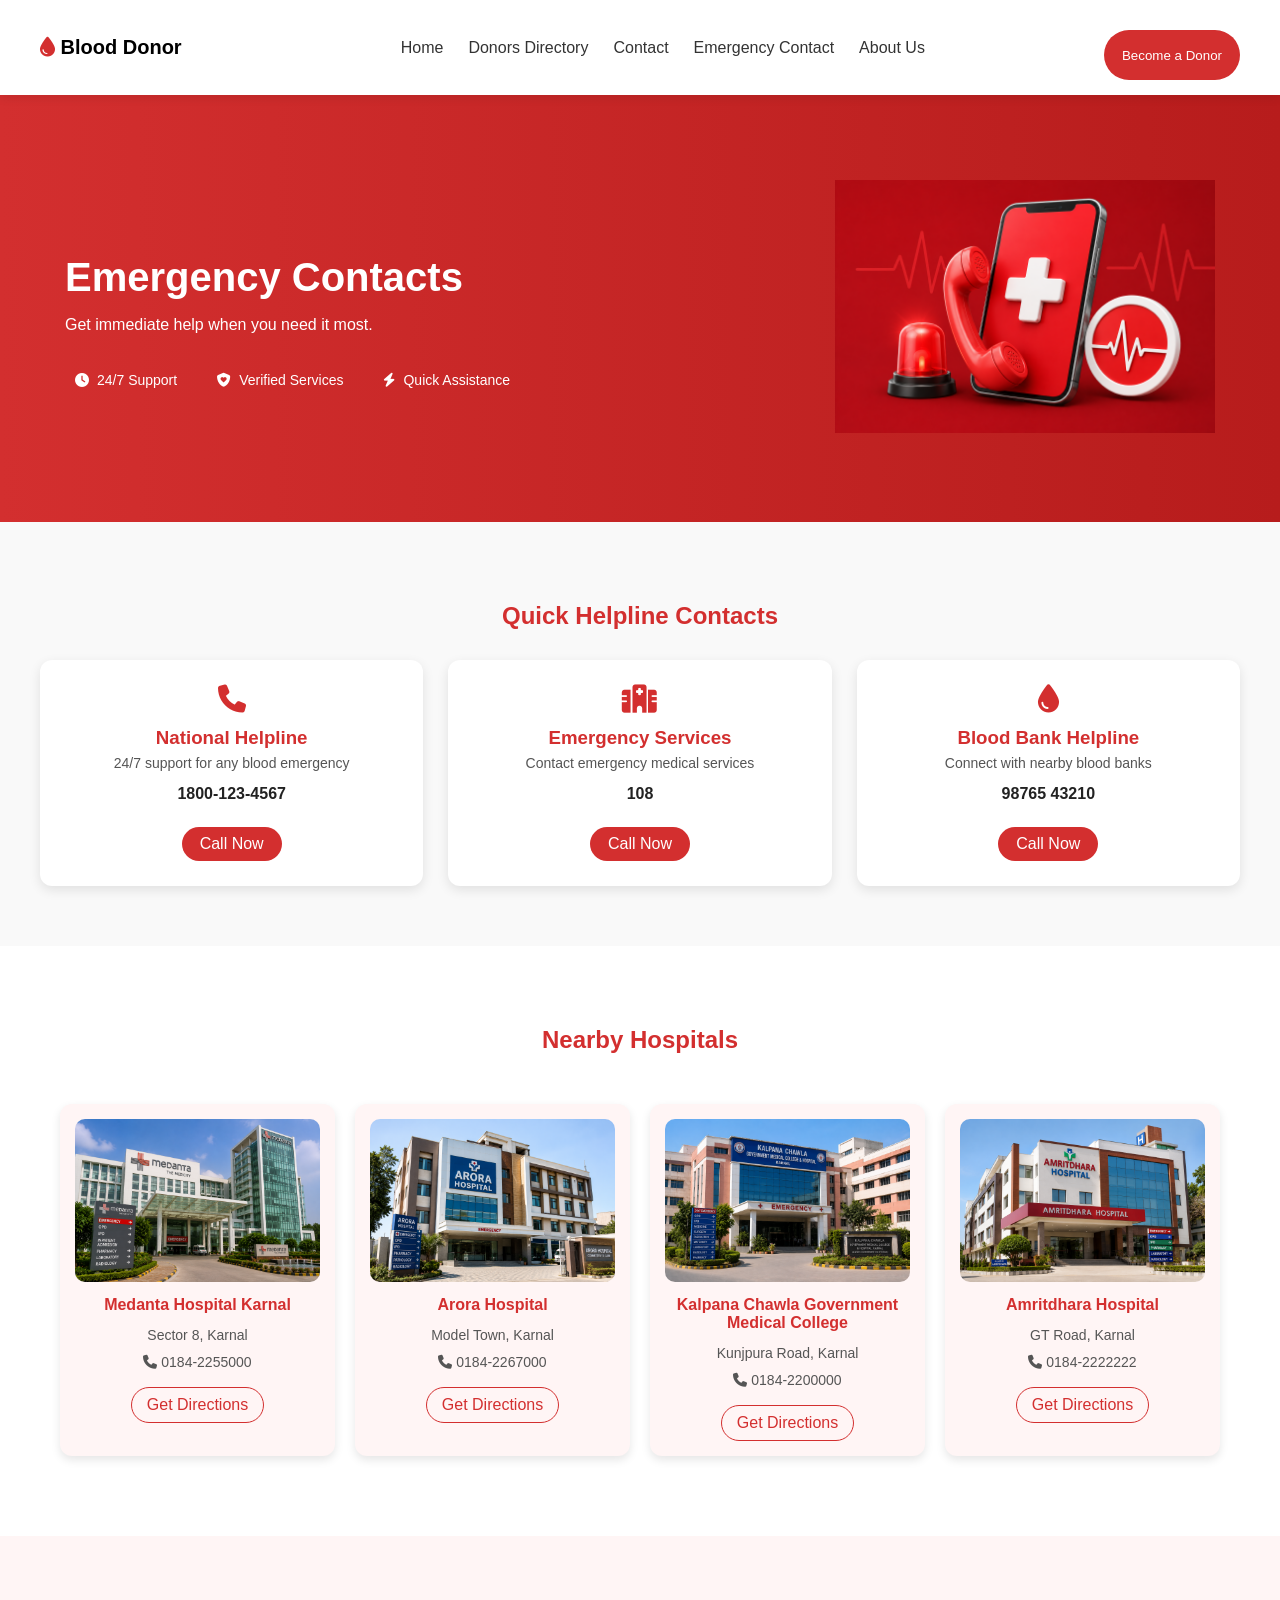
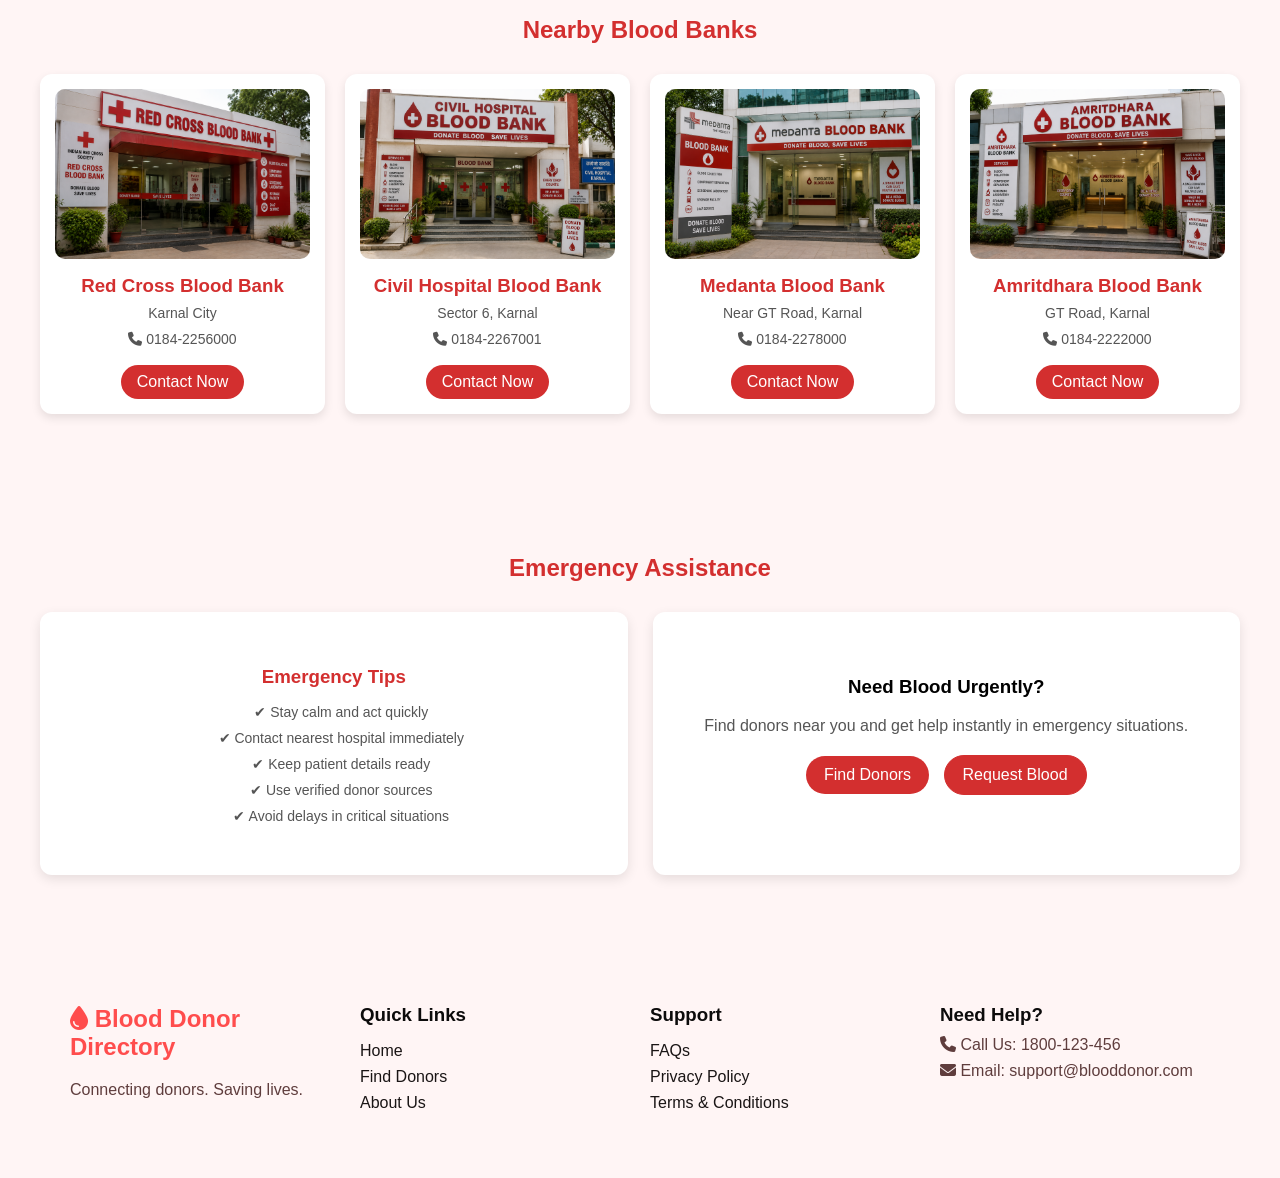
<file: Emergency.html>
<!doctype html>
<html lang="en">
  <head>
    <meta charset="UTF-8" />
    <meta name="viewport" content="width=device-width, initial-scale=1.0" />
    <title>Emergency Contact</title>
    <link rel="stylesheet" href="Emergency.css" />
    <link
      rel="stylesheet"
      href="https://cdnjs.cloudflare.com/ajax/libs/font-awesome/6.5.0/css/all.min.css"
    />
  </head>
  <body>
    <header class="navbar">
      <div class="logo">
        <i class="fa-solid fa-droplet"></i> <span>Blood Donor</span>
      </div>

      <nav>
        <ul class="nav-links">
          <li><a href="index.html">Home</a></li>
          <li><a href="Donor.html">Donors Directory</a></li>
          <li><a href="Contact.html">Contact</a></li>
          <li><a href="Emergency.html">Emergency Contact</a></li>
          <li><a href="About.html">About Us</a></li>
        </ul>
      </nav>
      <a href="Become.html"><button class="btn" >Become a Donor</button></a>
      
      <div class="menu-toggle" onclick="toggleMenu()">
        <i class="fa-solid fa-bars"></i>
      </div>
    </header>

    <section class="section1">
      <div class="container1">
        <div class="text1">
          <h1>Emergency Contacts</h1>
          <p>Get immediate help when you need it most.</p>
          <div class="features">
            <div><i class="fa-solid fa-clock"></i> 24/7 Support</div>
            <div>
              <i class="fa-solid fa-shield-heart"></i> Verified Services
            </div>
            <div><i class="fa-solid fa-bolt"></i> Quick Assistance</div>
          </div>
        </div>
        <div class="image1">
          <img src="about1.2.png" alt="Emergency" />
        </div>
      </div>
    </section>

    <section class="section2">
      <h2>Quick Helpline Contacts</h2>

      <div class="container2">
        <div class="card1">
          <i class="fa-solid fa-phone"></i>
          <h3>National Helpline</h3>
          <p>24/7 support for any blood emergency</p>
          <h4>1800-123-4567</h4>
          <a href="tel:18001234567">Call Now</a>
        </div>

        <div class="card1">
          <i class="fa-solid fa-hospital"></i>
          <h3>Emergency Services</h3>
          <p>Contact emergency medical services</p>
          <h4>108</h4>
          <a href="tel:108">Call Now</a>
        </div>

        <div class="card1">
          <i class="fa-solid fa-droplet"></i>
          <h3>Blood Bank Helpline</h3>
          <p>Connect with nearby blood banks</p>
          <h4>98765 43210</h4>
          <a href="tel:9876543210">Call Now</a>
        </div>
      </div>
    </section>

    <section class="section3">
      <h2>Nearby Hospitals</h2>

      <div class="container3">
        <div class="card2">
          <img src="hospital1.png" alt="Hospital" />
          <h3>Medanta Hospital Karnal</h3>
          <p>Sector 8, Karnal</p>
          <p><i class="fa-solid fa-phone"></i> 0184-2255000</p>
          <a href="#">Get Directions</a>
        </div>

        <div class="card2">
          <img src="hospital2.png" alt="Hospital" />
          <h3>Arora Hospital</h3>
          <p>Model Town, Karnal</p>
          <p><i class="fa-solid fa-phone"></i> 0184-2267000</p>
          <a href="#">Get Directions</a>
        </div>

        <div class="card2">
          <img src="hospital3.png" alt="Hospital" />
          <h3>Kalpana Chawla Government Medical College</h3>
          <p>Kunjpura Road, Karnal</p>
          <p><i class="fa-solid fa-phone"></i> 0184-2200000</p>
          <a href="#">Get Directions</a>
        </div>
        <div class="card2">
          <img src="hospital4.png" alt="Hospital" />
          <h3>Amritdhara Hospital</h3>
          <p>GT Road, Karnal</p>
          <p><i class="fa-solid fa-phone"></i> 0184-2222222</p>
          <a href="#">Get Directions</a>
        </div>
      </div>
    </section>

    <section class="section4">
      <h2>Nearby Blood Banks</h2>
      <div class="container4">
        <div class="card4">
          <img src="blood-bank1.png" alt="Blood Bank" />
          <h3>Red Cross Blood Bank</h3>
          <p>Karnal City</p>
          <p><i class="fa-solid fa-phone"></i> 0184-2256000</p>
          <a href="#">Contact Now</a>
        </div>
        <div class="card4">
          <img src="blood-bank2.png" alt="Blood Bank" />
          <h3>Civil Hospital Blood Bank</h3>
          <p>Sector 6, Karnal</p>
          <p><i class="fa-solid fa-phone"></i> 0184-2267001</p>
          <a href="#">Contact Now</a>
        </div>
        <div class="card4">
          <img src="blood-bank3.png" alt="Blood Bank" />
          <h3>Medanta Blood Bank</h3>
          <p>Near GT Road, Karnal</p>
          <p><i class="fa-solid fa-phone"></i> 0184-2278000</p>
          <a href="#">Contact Now</a>
        </div>
        <div class="card4">
          <img src="blood-bank4.png" alt="Blood Bank" />
          <h3>Amritdhara Blood Bank</h3>
          <p>GT Road, Karnal</p>
          <p><i class="fa-solid fa-phone"></i> 0184-2222000</p>
          <a href="#">Contact Now</a>
        </div>
      </div>
    </section>

    <section class="section5">
      <h2>Emergency Assistance</h2>

      <div class="container5">
        <div class="first">
          <h3>Emergency Tips</h3>
          <ul style="list-style: none">
            <li>✔ Stay calm and act quickly</li>
            <li>✔ Contact nearest hospital immediately</li>
            <li>✔ Keep patient details ready</li>
            <li>✔ Use verified donor sources</li>
            <li>✔ Avoid delays in critical situations</li>
          </ul>
        </div>
        <div class="second">
          <h3>Need Blood Urgently?</h3>

          <p>
            Find donors near you and get help instantly in emergency situations.
          </p>

          <a href="Donor.html">Find Donors</a>
          <a href="Donor.html" class="secondary" >Request Blood</a>
        </div>
      </div>
    </section>

    

    <footer class="footer">
      <div class="footer-col">
        <h2><i class="fa-solid fa-droplet"></i> Blood Donor Directory</h2>
        <p>Connecting donors. Saving lives.</p>
      </div>
      <div class="footer-col">
        <h3>Quick Links</h3>
        <ul>
          <li><a href="index.html">Home</a></li>
          <li><a href="Donor.html">Find Donors</a></li>
          <li><a href="About.html">About Us</a></li>
        </ul>
      </div>
      <div class="footer-col">
        <h3>Support</h3>
        <ul>
          <li><a href="#">FAQs</a></li>
          <li><a href="#">Privacy Policy</a></li>
          <li><a href="#">Terms & Conditions</a></li>
        </ul>
      </div>
      <div class="footer-col">
        <h3>Need Help?</h3>
        <p><i class="fa-solid fa-phone"></i> Call Us: 1800-123-456</p>
        <p>
          <i class="fa-solid fa-envelope"></i> Email: support@blooddonor.com
        </p>
      </div>
    </footer>
    <script src="index.js"></script>
  </body>
</html>
</file>
<file: index.css>
body {
  margin: 0;
  font-family: Arial, sans-serif;
}

.navbar {
  display: flex;
  justify-content: space-between;
  align-items: center;
  padding: 15px 40px;
  background: white;
  box-shadow: 0 2px 10px rgba(0, 0, 0, 0.1);
  position: sticky;
  top: 0;
  z-index: 1000;
}

.logo {
  font-size: 20px;
  font-weight: bold;
  color: #d32f2f;
}

.logo span {
  color: black;
}

.nav-links {
  list-style: none;
  display: flex;
  gap: 25px;
}

.nav-links li a {
  text-decoration: none;
  color: #333;
  font-weight: 500;
  transition: 0.3s;
}

.nav-links li a:hover {
  color: #d32f2f;
}

.blood {
  color: #b71c1c;
}

.btn {
  background: #d32f2f;
  color: white;
  border: none;
  padding: 10px 18px;
  border-radius: 25px;
  cursor: pointer;
  transition: 0.3s;
}

.btn:hover {
  background: #b71c1c;
}

.menu-toggle {
  display: none;
  font-size: 22px;
  cursor: pointer;
}

.section1 {
  display: flex;
  align-items: center;
  justify-content: space-around;
  padding: 40px 50px;
  background: #fff5f5;
  flex-wrap: wrap;
}

.div1 {
  max-width: 500px;
  font-size: 25px
}

.tagline {
  color: #d32f2f;
  font-weight: 600;
}

.hero h1 {
  font-size: 42px;
  margin: 10px 0;
}

.hero h1 span {
  color: #d32f2f;
}

.description {
  margin: 15px 0;
  color: #555;
}

.buttons {
  margin-top: 20px;
  display: flex;
  gap: 15px;
}

.primary-btn {
  background: #d32f2f;
  color: white;
  border: none;
  padding: 12px 20px;
  border-radius: 25px;
  cursor: pointer;
}

.secondary-btn {
  border: 2px solid #d32f2f;
  color: #d32f2f;
  background: transparent;
  padding: 12px 20px;
  border-radius: 25px;
  cursor: pointer;
}

.image1 img {
  width: 600px;
  border-radius: 10px;
  transition: all 0.3s ease;
}

.image1:hover {
  transform: scale(1.05);
  /* filter: brightness(1.0); */
  /* box-shadow: 0 4px 10px rgba(0, 0, 0, 0.1); */

}

.key {
  text-align: center;
  margin-top: 50px;
  color: #b71c1c;
  font-size: 30px;
}

.cards {
  display: grid;
  grid-template-columns: repeat(auto-fit, minmax(200px, 1fr));
  padding: 40px;
  gap: 20px;
  background: white;
}

.card {
  background: #fff;
  padding: 20px;
  border-radius: 12px;
  text-align: center;
  box-shadow: 0 4px 10px rgba(0, 0, 0, 0.1);
  transition: 0.3s;

}

.card:hover {
  transform: translateY(-5px);
  box-shadow: 0 4px 10px rgba(197, 78, 78);
}

.card i {
  font-size: 30px;
  color: #d32f2f;
  margin-bottom: 10px;
}

.section2 {
  display: flex;
  justify-content: space-around;
  align-items: center;
  background: #fff;
  padding: 25px 40px;
  border-radius: 15px;
  width: 90%;
  margin: 20px auto;
  box-shadow: 0 10px 25px rgba(0, 0, 0, 0.08);
}

.register {
  display: flex;
  align-items: center;
  gap: 15px;
}

.register i {
  font-size: 32px;
  color: #e60023;
}

.register h2 {
  margin: 0;
  color: #e60023;
  font-size: 22px;
  font-weight: bold;
}

.register p {
  margin: 2px 0 0;
  font-size: 14px;
  color: #555;
}
.section4 {
  display: flex;
  align-items: center;
  justify-content: space-around;
  padding: 30px;
  gap: 10px;
  background: #fff5f5;
}

.image img {
  width: 500px;
}

.content {
  max-width: 500px;
}

.tag {
  color: red;
  font-weight: bold;
  letter-spacing: 2px;
  font-size: 24px;
}

.content h1 {
  font-size: 30px;
  margin: 15px 0;
}

.content h1 span {
  color: rgb(230, 82, 82);
}

.para {
  color: #555;
  margin-bottom: 20px;
}

.points {
  list-style: none;
  padding: 0;
}

.points li {
  margin: 10px 0;
  font-size: 16px;
}
.points i{
  color: #ff4d4d;
}

.eligibility {
  padding: 60px 40px;
  background: #fff;
  text-align: center;
}

.eligibility h2 {
  color: #d32f2f;
  margin-bottom: 10px;
}

.sub-text {
  color: #555;
  margin-bottom: 30px;
}
.eligibility-container {
  display: flex;
  gap: 20px;
  padding: 15px;

}

.eligibility-card {
  background: #fff5f5;
  padding: 15px;
  width: 300px;
  border-radius: 12px;
  margin-top: 40px;
  transition: 0.3s;
  box-shadow: 0 4px 10px rgba(0, 0, 0, 0.1);
  margin-bottom: 40px;
}

.eligibility-card:hover {
  transform: translateY(-6px);
  box-shadow: 0 10px 20px rgba(0, 0, 0, 0.15);
}

.eligibility-card i {
  font-size: 28px;
  color: #d32f2f;
  margin-bottom: 10px;
}

.image3 img {
  width: 350px;
  height: 350px;
  margin-top: 50px;
}

.stories {
  padding: 60px 40px;
  text-align: center;
  background: #fff;
}

.stories h2 {
  color: #d32f2f;
}

.sub-text {
  color: #555;
  margin-bottom: 30px;
}

.carousel {
  overflow: hidden;
  position: relative;
}

.carousel-track {
  display: flex;
  gap: 20px;
  width: max-content;
  animation: scroll 15s linear infinite;
}

.story-card {
  width: 450px;
  height: 250px;
  background: #fff5f5;
  padding: 20px;
  border-radius: 12px;
  box-shadow: 0 4px 10px rgba(0, 0, 0, 0.1);
  margin: 20px;
}

.story-card img {
  width: 100px;
  height: 90px;
  border-radius: 50%;
  margin-bottom: 10px;

}

.blood {
  color: #d32f2f;
  font-weight: bold;
}

@keyframes scroll {
  0% {
    transform: translateX(0);
  }

  100% {
    transform: translateX(-50%);
  }
}

.carousel:hover .carousel-track {
  animation-play-state: paused;
}

.donor-card {
  background-color: #d32f2f;
  border-radius: 20px;
  padding: 10px 15px;
  color: white;
  text-align: center;
  display: flex;
  justify-content: space-evenly;

}

.first {
  display: flex;
  gap: 10px;
}

.image4 img {
  height: 80px;
  border-radius: 20px;
}

.donor-card h2 {
  font-size: 20px;
}

.donor-card p {
  font-size: 14px;
  margin-top: 25px;
}

button {
  background: white;
  margin-top: 15px;
  color: red;
  border: none;
  height: 50px;
  border-radius: 10px;
  cursor: pointer;
}

.footer {
  display: flex;
  justify-content: space-between;
  flex-wrap: wrap;
  background: #fff5f5;
  color: rgb(12, 11, 11);
  padding: 40px 60px;
}

.footer-col {
  flex: 1;
  min-width: 200px;
  margin: 10px;
}

.footer-col h2 {
  color: #ff4d4d;
}

.footer-col h3 {
  margin-bottom: 10px;
}

.footer-col ul {
  list-style: none;
  padding: 0;
}

.footer-col ul li {
  margin: 8px 0;
}

.footer-col ul li a {
  text-decoration: none;
  color: #1a1515;
  transition: 0.3s;
}

.footer-col ul li a:hover {
  color: #ff4d4d;
}

.footer-col p {
  margin: 8px 0;
  color: #5f3d3d;
}
@media (max-width: 768px) {

  .nav-links {
    position: absolute;
    top: 70px;
    right: 0;
    background: white;
    flex-direction: column;
    width: 100%;
    display: none;
    padding: 20px;
    text-align: center;
  }

  .nav-links.active {
    display: flex;
  }

  .menu-toggle {
    display: block;
  }
  .buttons{
     justify-content: center;   /* centers horizontally */
    align-items: center;
    flex-wrap: wrap;  
  }
  .btn {
    display: none;
  }

  .section1 {
    flex-direction: column;
    text-align: center;
    padding: 20px;
  }

  .div1 {
    font-size: 18px;
    max-width: 100%;
  }

  .image1 img {
    width: 100%;
    max-width: 300px;
    margin-top: 20px;
  }

  .cards {
    grid-template-columns: 1fr;
    padding: 20px;
  }

  .section2 {
    flex-direction: column;
    gap: 20px;
    text-align: center;
  }

  .section4 {
    flex-direction: column;
    text-align: center;
  }

  .image img {
    width: 100%;
    max-width: 300px;
  }

  .content {
    max-width: 100%;
  }

  .eligibility-container {
    display: flex;
    flex-direction: column;
    align-items: center;
  }

  .eligibility-card {
    width: 90%;
  }

  .image3 img {
    width: 100%;
    height: auto;
  }

  .story-card {
    width: 90%;
    height: auto;
  }

  .donor-card {
    flex-direction: column;
    align-items: center;
    gap: 10px;
  }

  .first {
    flex-direction: column;
    align-items: center;
  }

  .footer {
    flex-direction: column;
    text-align: center;
    padding: 30px 20px;
  }
}
</file>
<file: About.css>
body {
  margin: 0;
  font-family: Arial, sans-serif;
}

.navbar {
  display: flex;
  justify-content: space-between;
  align-items: center;
  padding: 15px 40px;
  background: white;
  box-shadow: 0 2px 10px rgba(0, 0, 0, 0.1);
  position: sticky;
  top: 0;
  z-index: 1000;
}

.logo {
  font-size: 20px;
  font-weight: bold;
  color: #d32f2f;
}

.logo span {
  color: black;
}

.nav-links {
  list-style: none;
  display: flex;
  gap: 25px;
}

.nav-links li a {
  text-decoration: none;
  color: #333;
  font-weight: 500;
  transition: 0.3s;
}

.nav-links li a:hover {
  color: #d32f2f;
}

.blood {
  color: #b71c1c;
}

.btn {
  background: #d32f2f;
  color: white;
  border: none;
  padding: 10px 18px;
  border-radius: 25px;
  cursor: pointer;
  transition: 0.3s;
}

.btn:hover {
  background: #b71c1c;
}

.menu-toggle {
  display: none;
  font-size: 22px;
  cursor: pointer;
}
.section1{
    background-color: #FADADD;
    padding: 50px 40px;
  background: #fff5f5;
}
.div1{
    display: flex;
    justify-content: space-between;
    align-items: center;
    gap: 60px;
    padding: 20px;
}
.first{
    padding: 25px;
    font-size: 20px;
    line-height: 25px;
}
.first h2 {
  color: #d32f2f;
  margin-bottom: 10px;
}

.first h3 {
  margin-bottom: 15px;
  color: #333;
}

.first p {
  color: #555;
  margin-bottom: 10px;
  line-height: 1.6;
}
.image1 img{
    height: 350px;
    padding-right: 25px;
    width: 500px;
    transition: 0.4s ease;
    border-radius: 15px;
}
.image1 img:hover {
  transform: scale(1.05);
}

.section2 {
  padding: 60px 40px;
  background: #fff;
}

.div2 {
  display: flex;
  align-items: center;
  justify-content: space-between;
  padding: 20px;
  gap: 60px;

}
.image2 img {
  width: 300px;
  transition: 0.4s ease;
}

.image2 img:hover {
  transform: scale(1.05);
}
.second {
  flex: 1;
  font-size: 20px;
}

.second h2{
    color: #d32f2f;
  margin-bottom: 15px;
  padding-left: 90px;
}
.second p{
    color: #555;
  margin-bottom: 12px;
  line-height: 1.6;
  padding-left: 90px;
}
.image2 img{
    height: 350px;
    width: 500px;
    padding: 25px 15px;
}

.section3{
  padding: 60px 40px;
  background: #fff5f5;
  text-align: center;
}
.section3 h2{
  color: #d32f2f;
  /* margin-bottom: 10px; */
}
.section3 p{
  color: #555;
}
.cards{
  display: flex;
  text-align: center;
  gap: 20px;
  padding: 45px;
}
.card img{
  width: 150px;
  margin-bottom: 8px;
}
.card h6{
  font-size: 25px;
  margin: 5px 0;
}
.card{
  background: white;
  padding: 25px;
  border-radius: 12px;
  transition: 0.3s;
  box-shadow: 0 4px 10px rgba(0,0,0,0.1);
}
.card:hover{
  transform: scale(1.05);
}
.section4 {
  padding: 60px 40px;
  background: #fff;
}
.container {
  display: flex;
  gap: 40px;
  align-items: center;
  flex-wrap: wrap;
}
.text {
  flex: 1;
  font-size: 18px;
  padding: 25px;

}

.text h2 {
  color: #d32f2f;
  margin-bottom: 10px;
  font-weight: 700;
}

.text p {
  color: #555;
  margin-bottom: 12px;
  line-height: 1.6;
}
.text ul{
  color: #555;
  margin-bottom: 12px;
  line-height: 1.6;
}
.cards4 {
  flex: 1;
  display: flex;
  flex-direction:row;
  gap: 15px;
}
.card4{
  background: white;
  padding: 25px;
  border-radius: 12px;
  transition: 0.3s;
  box-shadow: 0 4px 10px rgba(0,0,0,0.1);
  text-align: center;
  font-size: 24px;
}
.card4:hover{
  transform: scale(1.05);
  box-shadow: 0 4px 10px rgb(201, 44, 44);
}
.card4 img {
  width: 50px;
}

.card4 h3 {
  margin: 0;
  color: #d32f2f;
  font-size: 16px;
}
.card4 p {
  margin: 0;
  font-size: 13px;
  color: #555;
}
.footer {
  display: flex;
  justify-content: space-between;
  flex-wrap: wrap;
  background: #fff5f5;
  color: rgb(12, 11, 11);
  padding: 40px 60px;
}

.footer-col {
  flex: 1;
  min-width: 200px;
  margin: 10px;
}

.footer-col h2 {
  color: #ff4d4d;
}

.footer-col h3 {
  margin-bottom: 10px;
}

.footer-col ul {
  list-style: none;
  padding: 0;
}

.footer-col ul li {
  margin: 8px 0;
}

.footer-col ul li a {
  text-decoration: none;
  color: #1a1515;
  transition: 0.3s;
}

.footer-col ul li a:hover {
  color: #ff4d4d;
}

.footer-col p {
  margin: 8px 0;
  color: #5f3d3d;
}
@media (max-width: 768px) {
  .navbar {
    padding: 12px 20px;
  }

  .nav-links {
    position: absolute;
    top: 70px;
    right: 0;
    background: white;
    flex-direction: column;
    width: 200px;
    display: none;
    padding: 20px;
    box-shadow: 0 5px 10px rgba(0,0,0,0.2);
  }

  .nav-links.active {
    display: flex;
  }

  .menu-toggle {
    display: block;
  }

  .btn {
    display: none;
  }

  .div1,
  .div2 {
    flex-direction: column;
    text-align: center;
    gap: 20px;
  }

  .first,
  .second {
    padding: 10px;
    font-size: 16px;
  }

  .second h2,
  .second p {
    padding-left: 0;
  }

  .image1 img,
  .image2 img {
    width: 100%;
    height: auto;
    max-width: 300px;
  }
  .cards {
    flex-direction: column;
    padding: 20px;
  }

  .card {
    width: 100%;
  }
  .container {
    flex-direction: column;
    text-align: center;
  }
  .cards4 {
    flex-direction: column;
    width: 100%;
  }
  .card4 {
    width: 100%;
  }
  .footer {
    flex-direction: column;
    text-align: center;
    padding: 30px 20px;
  }
}
</file>
<file: Become.css>
body {
  margin: 0;
  font-family: Arial, sans-serif;
}

.navbar {
  display: flex;
  justify-content: space-between;
  align-items: center;
  padding: 15px 40px;
  background: white;
  box-shadow: 0 2px 10px rgba(0, 0, 0, 0.1);
  position: sticky;
  top: 0;
  z-index: 1000;
}

.logo {
  font-size: 20px;
  font-weight: bold;
  color: #d32f2f;
}

.logo span {
  color: black;
}

.nav-links {
  list-style: none;
  display: flex;
  gap: 25px;
}

.nav-links li a {
  text-decoration: none;
  color: #333;
  font-weight: 500;
  transition: 0.3s;
}

.nav-links li a:hover {
  color: #d32f2f;
}

.blood {
  color: #b71c1c;
}

.btn {
  background: #d32f2f;
  color: white;
  border: none;
  padding: 10px 18px;
  border-radius: 25px;
  cursor: pointer;
  transition: 0.3s;
}

.btn:hover {
  background: #b71c1c;
}

.menu-toggle {
  display: none;
  font-size: 22px;
  cursor: pointer;
}

.footer {
  display: flex;
  justify-content: space-between;
  flex-wrap: wrap;
  background: #fff5f5;
  color: rgb(12, 11, 11);
  padding: 40px 60px;
}

.footer-col {
  flex: 1;
  min-width: 200px;
  margin: 10px;
}

.footer-col h2 {
  color: #ff4d4d;
}

.footer-col h3 {
  margin-bottom: 10px;
}

.footer-col ul {
  list-style: none;
  padding: 0;
}

.footer-col ul li {
  margin: 8px 0;
}

.footer-col ul li a {
  text-decoration: none;
  color: #1a1515;
  transition: 0.3s;
}

.footer-col ul li a:hover {
  color: #ff4d4d;
}

.footer-col p {
  margin: 8px 0;
  color: #5f3d3d;
}

.section1 {
  display: flex;
  justify-content: center;
  align-items: center;
  padding: 60px;
  background: linear-gradient(to right, #fff5f5, #ffe5e5);
}
.form-container {
  background: white;
  padding: 30px;
  border-radius: 16px;
  width: 350px;
  box-shadow: 0 15px 40px rgba(0,0,0,0.15);
  transition: 0.3s;
}

.form-container:hover {
  transform: translateY(-5px);
}

.step {
  display: none;
  flex-direction: column;
  gap: 12px;
}

.step.active {
  display: flex;
}

input, select {
  padding: 12px;
  border: 1px solid #ccc;
  border-radius: 8px;
  outline: none;
  transition: 0.3s;
}

input:focus, select:focus {
  border-color: #d32f2f;
  box-shadow: 0 0 5px rgba(211,47,47,0.3);
}

.error {
  color: red;
  font-size: 12px;
}

button {
  background: #d32f2f;
  color: white;
  border: none;
  padding: 12px;
  border-radius: 8px;
  cursor: pointer;
  transition: 0.3s;
  font-weight: 500;
}

button:hover {
  background: #b71c1c;
}

.progress-bar {
  height: 6px;
  background: #eee;
  border-radius: 10px;
  margin-bottom: 20px;
}

.progress {
  height: 100%;
  width: 0%;
  background: linear-gradient(to right, #ff4d4d, #d32f2f);
  border-radius: 10px;
  transition: 0.3s;
}

.success {
  display: none;
  text-align: center;
  animation: pop 0.5s ease;
}

.success h2 {
  color: #d32f2f;
}
@media (max-width: 768px) {

  .navbar {
    padding: 12px 20px;
  }

  .nav-links {
    position: absolute;
    top: 70px;
    right: 0;
    background: white;
    flex-direction: column;
    width: 200px;
    display: none;
    padding: 20px;
    box-shadow: 0 5px 10px rgba(0,0,0,0.2);
  }

  .nav-links.active {
    display: flex;
  }

  .menu-toggle {
    display: block;
  }

  .btn {
    display: none;
  }

  .section1 {
    padding: 30px 15px;
  }

  .form-container {
    width: 100%;              
    max-width: 100%;
    padding: 20px;
  }

  input, select {
    font-size: 14px;
    padding: 10px;
  }

  button {
    font-size: 14px;
    padding: 10px;
  }
  .footer {
    flex-direction: column;
    text-align: center;
    padding: 30px 20px;
  }
}
</file>
<file: Contact.css>
body {
  margin: 0;
  font-family: Arial, sans-serif;
}

.navbar {
  display: flex;
  justify-content: space-between;
  align-items: center;
  padding: 15px 40px;
  background: white;
  box-shadow: 0 2px 10px rgba(0, 0, 0, 0.1);
  position: sticky;
  top: 0;
  z-index: 1000;
}

.logo {
  font-size: 20px;
  font-weight: bold;
  color: #d32f2f;
}

.logo span {
  color: black;
}

.nav-links {
  list-style: none;
  display: flex;
  gap: 25px;
}

.nav-links li a {
  text-decoration: none;
  color: #333;
  font-weight: 500;
  transition: 0.3s;
}

.nav-links li a:hover {
  color: #d32f2f;
}

.blood {
  color: #b71c1c;
}

.btn {
  background: #d32f2f;
  color: white;
  border: none;
  padding: 10px 18px;
  border-radius: 25px;
  cursor: pointer;
  transition: 0.3s;
}

.btn:hover {
  background: #b71c1c;
}

.menu-toggle {
  display: none;
  font-size: 22px;
  cursor: pointer;
}


.section1 {
  background: linear-gradient(to right, #d32f2f, #b71c1c);
  color: white;
  padding: 60px 40px;
}
.container1 {
  display: flex;
  align-items: center;
  justify-content: space-between;
  flex-wrap: wrap;
}

.text {
  flex: 1;
}

.text h1 {
  font-size: 40px;
  margin-bottom: 10px;
}

.text p {
  font-size: 16px;
  max-width: 450px;
  margin-bottom: 15px;
}

.text2 {
  font-size: 14px;
  opacity: 0.9;
}

.text2 span {
  margin: 0 6px;
}

.image1 img {
  width: 300px;
  max-width: 100%;
}

.section2 {
  padding: 60px 40px;
}

.container2 {
  display: flex;
  gap: 30px;
  flex-wrap: wrap;
}

.left {
  flex: 1;
  background: white;
  padding: 25px;
  border-radius: 12px;

  box-shadow: 0 5px 15px rgba(0,0,0,0.08);
}

.left h2 {
  margin-bottom: 10px;
}

.left p {
  color: #555;
}

.contact-item {
  display: flex;
  gap: 15px;
  margin-top: 20px;
  line-height: 1.6;
}

.icon {
  background: #ffe5e5;
  color: #d32f2f;
  font-size: 18px;

  height: 40px;
  width: 40px;

  display: flex;
  align-items: center;
  justify-content: center;

  border-radius: 50%;
}

.contact-item h4 {
  margin: 0;
}

.contact-item p {
  margin: 2px 0;
  font-size: 14px;
}

.right {
  flex: 1;
  background: white;
  padding: 25px;
  border-radius: 12px;

  box-shadow: 0 5px 15px rgba(0,0,0,0.08);
}

.right h2 {
  margin-bottom: 15px;
}

form {
  display: flex;
  flex-direction: column;
  gap: 12px;
}

.row {
  display: flex;
  gap: 10px;
}

input, textarea {
  width: 100%;
  padding: 10px;
  border-radius: 6px;
  border: 1px solid #ccc;
  outline: none;
}

textarea {
  height: 120px;
}

input:focus, textarea:focus {
  border-color: #d32f2f;
}
button {
  background: linear-gradient(to right, #d32f2f, #b71c1c);
  color: white;
  border: none;
  padding: 12px;
  border-radius: 6px;
  cursor: pointer;
  transition: 0.3s;
}

button:hover {
  opacity: 0.9;
}


.section3 {
  padding: 60px 40px;
  background: #f9f9f9;
  text-align: center;
}

.section3 h2 {
  margin-bottom: 30px;
}

.container3 {
  display: flex;
  gap: 20px;
  flex-wrap: wrap;
  justify-content: center;
}

.card3 {
  background: white;
  padding: 25px;
  width: 250px;
  border-radius: 12px;

  box-shadow: 0 5px 15px rgba(0,0,0,0.08);
  transition: 0.3s;
}

.card3:hover {
  transform: translateY(-6px);
}

.icons {
  background: #ffe5e5;
  color: #d32f2f;

  height: 50px;
  width: 50px;

  display: flex;
  align-items: center;
  justify-content: center;

  border-radius: 50%;
  font-size: 20px;
  margin: 0 auto 10px;
}

.reach-card h3 {
  margin: 10px 0;
}

.reach-card p {
  font-size: 14px;
  color: #555;
}

.highlight {
  display: block;
  margin-top: 10px;
  color: #d32f2f;
  font-weight: bold;
}

.link {
  display: block;
  margin-top: 10px;
  color: #d32f2f;
}

.section5 {
  padding: 60px 40px;
  background: #f9f9f9;
  text-align: center;
}

.section5 h2 {
  margin-bottom: 30px;
}

.container5 {
  max-width: 700px;
  margin: auto;
}

.faq-item {
  background: white;
  margin-bottom: 10px;
  border-radius: 8px;
  overflow: hidden;

  box-shadow: 0 4px 10px rgba(0,0,0,0.08);
}

.faq-question {
  width: 100%;
  background: none;
  border: none;
  padding: 15px 20px;
  color: #1a1515;
  display: flex;
  justify-content: space-between;
  align-items: center;

  font-size: 15px;
  cursor: pointer;
}

.faq-question span {
  font-size: 18px;
  color: #d32f2f;
}
.faq-answer {
  max-height: 0;
  overflow: hidden;
  transition: 0.3s ease;

  text-align: left;
  padding: 0 20px;
}

.faq-answer p {
  margin: 10px 0;
  font-size: 14px;
  color: #555;
}

.faq-item.active .faq-answer {
  max-height: 100px;
  padding-bottom: 15px;
}
.faq-item.active .faq-question span {
  transform: rotate(45deg);
}

.image2 img{
  height: 250px;
  width: 250px;
}
.section4 {
  padding: 50px 40px;
  background: #f5f5f5;
}

.container4 {
  position: relative;
  border-radius: 12px;
  overflow: hidden;
}

.container4 iframe {
  width: 100%;
  height: 400px;
  border: none;
}

.card4 {
  position: absolute;
  bottom: 20px;
  left: 20px;

  background: white;
  padding: 15px 20px;
  border-radius: 10px;

  box-shadow: 0 5px 15px rgba(0,0,0,0.2);
  max-width: 250px;
}

.card4 h3 {
  margin: 0;
  color: #d32f2f;
}

.card4 p {
  font-size: 14px;
  margin: 8px 0;
}

.card4 a {
  color: #d32f2f;
  text-decoration: none;
  font-size: 14px;
  font-weight: bold;
}

.card4 a:hover {
  text-decoration: underline;
}
.footer {
  display: flex;
  justify-content: space-between;
  flex-wrap: wrap;
  background: #fff5f5;
  color: rgb(12, 11, 11);
  padding: 40px 60px;
}

.footer-col {
  flex: 1;
  min-width: 200px;
  margin: 10px;
}

.footer-col h2 {
  color: #bf1919;
}

.footer-col h3 {
  margin-bottom: 10px;
}

.footer-col ul {
  list-style: none;
  padding: 0;
}

.footer-col ul li {
  margin: 8px 0;
}

.footer-col ul li a {
  text-decoration: none;
  color: #1a1515;
  transition: 0.3s;
}

.footer-col ul li a:hover {
  color: #ff4d4d;
}

.footer-col p {
  margin: 8px 0;
  color: #5f3d3d;
}
@media (max-width: 768px) {

  .nav-links {
    position: absolute;
    top: 70px;
    right: 0;
    background: white;
    flex-direction: column;
    width: 220px;
    display: none;
    padding: 20px;
    box-shadow: 0 5px 10px rgba(0,0,0,0.2);
  }

  .nav-links.active {
    display: flex;
  }

  .menu-toggle {
    display: block;
  }

  .btn {
    display: none;
  }

  .container1 {
    flex-direction: column;
    text-align: center;
  }

  .image1 img {
    width: 220px;
    margin-top: 20px;
  }
  .container2 {
    flex-direction: column;
  }

  .left, .right {
    width: 100%;
  }

  .row {
    flex-direction: column;
  }

  .container3 {
    flex-direction: column;
    align-items: center;
  }

  .card3 {
    width: 90%;
  }

  .container5 {
    width: 95%;
  }
  .card4 {
    position: static;
    margin-top: 15px;
  }
  .footer {
    flex-direction: column;
    text-align: center;
    padding: 30px 20px;
  }
  .footer-col {
    margin-bottom: 20px;
  }
}
</file>
<file: Donor.css>
body {
  margin: 0;
  font-family: Arial, sans-serif;
}

.navbar {
  display: flex;
  justify-content: space-between;
  align-items: center;
  padding: 15px 40px;
  background: white;
  box-shadow: 0 2px 10px rgba(0, 0, 0, 0.1);
  position: sticky;
  top: 0;
  z-index: 1000;
}

.logo {
  font-size: 20px;
  font-weight: bold;
  color: #d32f2f;
}

.logo span {
  color: black;
}

.nav-links {
  list-style: none;
  display: flex;
  gap: 25px;
}

.nav-links li a {
  text-decoration: none;
  color: #333;
  font-weight: 500;
  transition: 0.3s;
}

.nav-links li a:hover {
  color: #d32f2f;
}

.blood {
  color: #b71c1c;
}

.btn {
  background: #d32f2f;
  color: white;
  border: none;
  padding: 10px 18px;
  border-radius: 25px;
  cursor: pointer;
  transition: 0.3s;
}

.btn:hover {
  background: #b71c1c;
}

.menu-toggle {
  display: none;
  font-size: 22px;
  cursor: pointer;
}

.section1 {
  background: linear-gradient(90deg, #9a1313,  #9a1313, #9a1313);
  padding: 60px 40px;
  color: white;
}

.container1 {
  display: flex;
  align-items: center;
  justify-content: space-between;
  flex-wrap: wrap;
  padding: 15px;
}

.text1 {
  flex: 1;
  gap: 10px;
  padding-left: 40px;
}

.text1 h1 {
  font-size: 42px;
  margin-bottom: 10px;
}

.text1 p {
  font-size: 16px;
}
.text1 img{
    width:100px;
    border-radius: 55px;
}

.image1 img {
  width: 450px;
  max-width: 100%;
  border-radius: 15px;
  transition: all 0.2s ease-in-out;
}
.image1 img:hover{
    transform: translateY(-6px);
}


.section2 {
  background: white;
  padding: 20px;
  border-radius: 12px;
  display: flex;
  gap: 10px;
  flex-wrap: wrap;
  align-items: center;
  justify-content: center;
  margin: -40px auto 20px;
  box-shadow: 0 8px 20px rgba(0,0,0,0.15);
}

.section2 input,
.section2 select {
  padding: 10px;
  border-radius: 6px;
  border: 1px solid #ccc;
  width: 300px;
  outline: none;
}

.section2 button {
  background: #d32f2f;
  color: white;
  border: none;
  padding: 10px 18px;
  border-radius: 6px;
  cursor: pointer;
  display: flex;
  align-items: center;
  gap: 5px;
  transition: 0.3s;
}

.section2 button:hover {
  background: #b71c1c;
}
.section3 h2{
    text-align: center;
    color: #9a1313;
    padding-top: 35px;
}
.section3{
    background-color: #e9a9a9;
}
.container2 {
  display: flex;
  align-items: center;
  justify-content: center;
  gap: 115px;
  background: #f8f8f8;
  padding: 20px 35px;
  border-radius: 20px;
  box-shadow: 0 2px 8px rgba(0,0,0,0.05);
  transition: all 0.2s ease;
  line-height: 1.8;
  margin-bottom: 10px;
}
.container2:hover{
    transform: translateY(-5px);
    box-shadow: 0 2px 8px rgb(83, 81, 81);
}
.profile {
  display: flex;
  align-items: center;
  gap: 15px;
}

.profile img {
  width: 100px;
  height: 100px;
  border-radius: 50px;
}

.info h3 {
  margin: 0;
  font-size: 18px;
}

.verified {
  color: red;
  font-size: 14px;
}

.info p {
  margin: 2px 0;
  font-size: 14px;
  color: #555;
}

.dot {
  margin: 0 5px;
}

.verified-text {
  color: green;
  font-weight: 500;
}

.phone {
  color: #333;
}
.container2 i{
    color: #ce4040;
}
.divider {
  height: 140px;
  width: 1px;
  background: #ddd;
}

.info-block h3 {
  margin: 2px 0;
  font-size: 16px;
}

.blood {
  color: #d32f2f;
}

.sub {
  color: #888;
  font-size: 12px;
}

.action {
  text-align: center;
}

.status {
  color: green;
  margin-bottom: 10px;
  font-size: 14px;
}

.call-btn {
  border: 1px solid #d32f2f;
  color: #d32f2f;
  padding: 8px 20px;
  border-radius: 8px;
  text-decoration: none;
  transition: 0.3s;
}

.call-btn:hover {
  background: #d32f2f;
  color: white;
}

.reset-btn {
  background: #555;
  color: white;
  border: none;
  padding: 10px 18px;
  border-radius: 6px;
  cursor: pointer;
  transition: 0.3s;
}

.reset-btn:hover {
  background: #333;
}
#noResults {
  text-align: center;
  padding: 20px 20px;
  border-radius: 15px;
  margin: 20px auto;
  width: 50%;
  color: #9a1313;
  font-size: 20px;
  font-weight: 600;
  display: none;   
}

#noResults.show {
  display: block;  
}

.footer {
  display: flex;
  justify-content: space-between;
  flex-wrap: wrap;
  background: #fff5f5;
  color: rgb(12, 11, 11);
  padding: 40px 60px;
}

.footer-col {
  flex: 1;
  min-width: 200px;
  margin: 10px;
}

.footer-col h2 {
  color: #ff4d4d;
}

.footer-col h3 {
  margin-bottom: 10px;
}

.footer-col ul {
  list-style: none;
  padding: 0;
}

.footer-col ul li {
  margin: 8px 0;
}

.footer-col ul li a {
  text-decoration: none;
  color: #1a1515;
  transition: 0.3s;
}

.footer-col ul li a:hover {
  color: #ff4d4d;
}

.footer-col p {
  margin: 8px 0;
  color: #5f3d3d;
}

@media (max-width: 768px) {

  .nav-links {
    position: absolute;
    top: 70px;
    right: 0;
    background: white;
    flex-direction: column;
    width: 200px;
    display: none;
    padding: 20px;
    box-shadow: 0 5px 10px rgba(0,0,0,0.2);
  }

  .nav-links.active {
    display: flex;
  }

  .menu-toggle {
    display: block;
  }

  .btn {
    display: none;
  }
  .container1 {
    flex-direction: column;
    text-align: center;
    padding: 10px;
  }

  .text1 {
    padding-left: 0;
  }

  .text1 h1 {
    font-size: 28px;
  }

  .image1 img {
    width: 100%;
    max-width: 250px;
    margin-top: 20px;
  }
  .section2 {
    flex-direction: column;
    margin: 10px;
  }

  .section2 input,
  .section2 select {
    width: 100%;
  }

  .section2 button {
    width: 100%;
    justify-content: center;
  }
  .container2 {
    flex-direction: column;
    gap: 15px;
    text-align: center;
  }

  .profile {
    flex-direction: column;
  }

  .profile img {
    width: 80px;
    height: 80px;
  }

  .divider {
    display: none;
  }
  .info-block {
    width: 100%;
  }
  .action {
    width: 100%;
  }
  .call-btn {
    display: inline-block;
    width: 100%;
    text-align: center;
  }
  #noResults {
    width: 90%;
    font-size: 16px;
  }
  .footer {
    flex-direction: column;
    text-align: center;
    padding: 30px 20px;
  }

  .footer-col {
    margin-bottom: 20px;
  }
}
@media (max-width: 900px) {
  .container2 {
    flex-wrap: wrap;
    gap: 20px;
  }
}
</file>
<file: Emergency.css>
body {
  margin: 0;
  font-family: Arial, sans-serif;
}

.navbar {
  display: flex;
  justify-content: space-between;
  align-items: center;
  padding: 15px 40px;
  background: white;
  box-shadow: 0 2px 10px rgba(0, 0, 0, 0.1);
  position: sticky;
  top: 0;
  z-index: 1000;
}

.logo {
  font-size: 20px;
  font-weight: bold;
  color: #d32f2f;
}

.logo span {
  color: black;
}

.nav-links {
  list-style: none;
  display: flex;
  gap: 25px;
}

.nav-links li a {
  text-decoration: none;
  color: #333;
  font-weight: 500;
  transition: 0.3s;
}

.nav-links li a:hover {
  color: #d32f2f;
}

.blood {
  color: #b71c1c;
}

.btn {
  background: #d32f2f;
  color: white;
  border: none;
  padding: 10px 18px;
  border-radius: 25px;
  cursor: pointer;
  transition: 0.3s;
}

.btn:hover {
  background: #b71c1c;
}

.menu-toggle {
  display: none;
  font-size: 22px;
  cursor: pointer;
}


.section1 {
  background: linear-gradient(to right, #d32f2f, #b71c1c);
  color: white;
  padding: 60px 40px;
}

.container1 {
  display: flex;
  align-items: center;
  justify-content: space-between;
  flex-wrap: wrap;
  padding: 25px;
}
.text1 {
  flex: 1;
}

.text1 h1 {
  font-size: 40px;
  margin-bottom: 10px;
}

.text1 p {
  margin-bottom: 20px;
  font-size: 16px;
}
.features {
  display: flex;
  gap: 20px;
  flex-wrap: wrap;
}

.features div {
  display: flex;
  align-items: center;
  gap: 8px; 
  font-size: 14px;
  padding: 8px 10px;
  transition: 0.3s ease;
  margin-top: 10px;
}
.features div:hover{
    transform: translateY(-6px);
}
.features i {
  font-size: 14px;
}
.image1 img {
  width: 380px;
  margin-left: 50px;
  transition: all 0.3s ease;
}
.image1 img:hover{
    transform: translateY(5px);

}
@media(max-width:768px){
  .container1 {
    flex-direction: column;
    text-align: center;
  }

  .features {
    justify-content: center;
  }
}



.section2 {
  padding: 60px 40px;
  text-align: center;
  background: #f9f9f9;
}

.section2 h2 {
  color: #d32f2f;
  margin-bottom: 30px;
}
.container2 {
  display: grid;
  grid-template-columns: repeat(auto-fit, minmax(250px,1fr));
  gap: 25px;
}
.card1 {
  background: white;
  padding: 25px;
  border-radius: 12px;
  box-shadow: 0 4px 12px rgba(0,0,0,0.1);
  display: flex;
  flex-direction: column;
  align-items: center;
  gap: 6px;
  transition: all 0.3s ease;
}

.card1:hover {
  transform: translateY(-6px);
}
.card1 i {
  font-size: 28px;
  color: #d32f2f;
  margin-bottom: 8px;
}
.card1 h3 {
  margin: 0;
  color: #d32f2f;
}

.card1 p {
  margin: 0;
  font-size: 14px;
  color: #555;
}

.card1 h4 {
  margin: 8px 0;
  color: #222;
}
.card1 a {
  margin-top: 10px;
  padding: 8px 18px;
  background: #d32f2f;
  color: white;
  border-radius: 20px;
  text-decoration: none;
  transition: 0.3s;
}

.card1:hover {
  box-shadow: 0 4px 12px rgba(169, 24, 24);
}

.section3 {
  padding: 60px 40px;
  background: #fff;
  text-align: center;
}

.section3 h2 {
  color: #d32f2f;
  margin-bottom: 30px;
}
.container3 {
  display: grid;
  grid-template-columns: repeat(auto-fit, minmax(250px,1fr));
  gap: 20px;
  padding: 20px;
}
.card2 {
  background: #fff5f5;
  border-radius: 12px;
  padding: 15px;
  transition: 0.3s;
  box-shadow: 0 4px 10px rgba(0,0,0,0.1);
}
.card2:hover {
  transform: translateY(-6px);
}
.card2 img {
  width: 100%;
  border-radius: 10px;
}
.card2 h3 {
  margin: 10px 0;
  color: #d32f2f;
  font-size: 16px;
}

.card2 p {
  margin: 4px 0;
  color: #555;
  font-size: 14px;
  line-height: 1.6;
}
.card2 a {
  display: inline-block;
  margin-top: 10px;
  padding: 8px 15px;
  border: 1px solid #d32f2f;
  color: #d32f2f;
  border-radius: 20px;
  text-decoration: none;
  transition: 0.3s;
}

.card2 a:hover {
  background: #d32f2f;
  color: white;
}


.section4 {
  padding: 60px 40px;
  background: #fff5f5;
  text-align: center;
}

.section4 h2 {
  color: #d32f2f;
  margin-bottom: 30px;
}

.container4 {
  display: grid;
  grid-template-columns: repeat(auto-fit, minmax(250px,1fr));
  gap: 20px;
}
.card4 {
  background: white;
  border-radius: 12px;
  padding: 15px;
  transition: 0.3s;
  box-shadow: 0 4px 10px rgba(0,0,0,0.1);

  display: flex;
  flex-direction: column;
  align-items: center;
  gap: 6px;
}

.card4:hover {
  transform: translateY(-6px) scale(1.02);
  box-shadow: 0 4px 12px rgba(169, 24, 24);
}
.card4 img {
  width: 100%;
  border-radius: 10px;
}

.card4 h3 {
  margin: 10px 0 0;
  color: #d32f2f;
}

.card4 p {
  margin: 2px 0;
  font-size: 14px;
  color: #555;
}
.card4 a {
  margin-top: 10px;
  padding: 8px 16px;
  background: #d32f2f;
  color: white;
  border-radius: 20px;
  text-decoration: none;
  transition: 0.3s;
}

.card4 a:hover {
  background: #b71c1c;
}


.section5 {
  padding: 60px 40px;
  background: #fff5f5;
  text-align: center;
}

.section5 h2 {
  color: #d32f2f;
  margin-bottom: 30px;
}
.container5 {
  display: grid;
  grid-template-columns: repeat(auto-fit, minmax(280px,1fr));
  gap: 25px;
}
.first {
  background: white;
  padding: 35px;
  border-radius: 12px;
  text-align: left;
  box-shadow: 0 4px 12px rgba(0,0,0,0.1);
  transition: 0.3s;
  text-align: center;
}

.first:hover {
  transform: translateY(-6px);
}

.first h3 {
  color: #d32f2f;
  margin-bottom: 15px;
}

.first ul {
  padding-left: 15px;
}

.first ul li {
  margin-bottom: 10px;
  color: #555;
  font-size: 14px;
}
.second {
  background: white;
  padding: 45px 25px;
  border-radius: 12px;
  text-align: left;
  box-shadow: 0 4px 12px rgba(0,0,0,0.1);
  transition: 0.3s;
  text-align: center;
}
.second p {
  color: #555;
  margin-bottom: 15px;
}
.second a {
  display: inline-block;
  margin: 5px;
  padding: 10px 18px;
  background: #d32f2f;
  color: white;
  border-radius: 25px;
  text-decoration: none;
  transition: all 0.3s ease;
}

.second a:active {
  transform: scale(0.95);
}
.secondary {
  background: white;
  color: #d32f2f;
  border: 1px solid #d32f2f;
}

.secondary:hover {
  background: #d32f2f;
  color: white;
}




.donor-card {
  background-color: #d32f2f;
  border-radius: 20px;
  padding: 10px 15px;
  color: white;
  text-align: center;
  display: flex;
  justify-content: space-evenly;

}

.first1 {
  display: flex;
  gap: 10px;
}

.image4 img {
  height: 80px;
  border-radius: 20px;
}

.donor-card h2 {
  font-size: 20px;
  color:#fff;
}

.donor-card p {
  font-size: 14px;
  margin-top: 25px;
}

button {
  background: white;
  margin-top: 15px;
  color: red;
  border: none;
  height: 50px;
  cursor: pointer;
}

.footer {
  display: flex;
  justify-content: space-between;
  flex-wrap: wrap;
  background: #fff5f5;
  color: rgb(12, 11, 11);
  padding: 40px 60px;
}

.footer-col {
  flex: 1;
  min-width: 200px;
  margin: 10px;
}

.footer-col h2 {
  color: #ff4d4d;
}

.footer-col h3 {
  margin-bottom: 10px;
}

.footer-col ul {
  list-style: none;
  padding: 0;
}

.footer-col ul li {
  margin: 8px 0;
}

.footer-col ul li a {
  text-decoration: none;
  color: #1a1515;
  transition: 0.3s;
}

.footer-col ul li a:hover {
  color: #ff4d4d;
}

.footer-col p {
  margin: 8px 0;
  color: #5f3d3d;
}

@media (max-width: 768px) {

  .nav-links {
    position: absolute;
    top: 70px;
    right: 0;
    background: white;
    flex-direction: column;
    width: 200px;
    display: none;
    padding: 20px;
    box-shadow: 0 5px 10px rgba(0,0,0,0.2);
  }

  .nav-links.active {
    display: flex;
  }

  .menu-toggle {
    display: block;
  }

  .btn {
    display: none;
  }

  .container1 {
    flex-direction: column;
    text-align: center;
  }

  .text1 h1 {
    font-size: 28px;
  }

  .image1 img {
    width: 100%;
    margin: 20px 0 0;
  }
  .features {
    justify-content: center;
  }
  .container2,
  .container3,
  .container4,
  .container5 {
    grid-template-columns: 1fr;
  }
  .card1,
  .card2,
  .card4,
  .first,
  .second {
    width: 100%;
  }
  .section2,
  .section3,
  .section4,
  .section5 {
    padding: 30px 20px;
  }
  .footer {
    flex-direction: column;
    text-align: center;
    padding: 30px 20px;
  }
  .footer-col {
    margin-bottom: 20px;
  }
}
</file>
